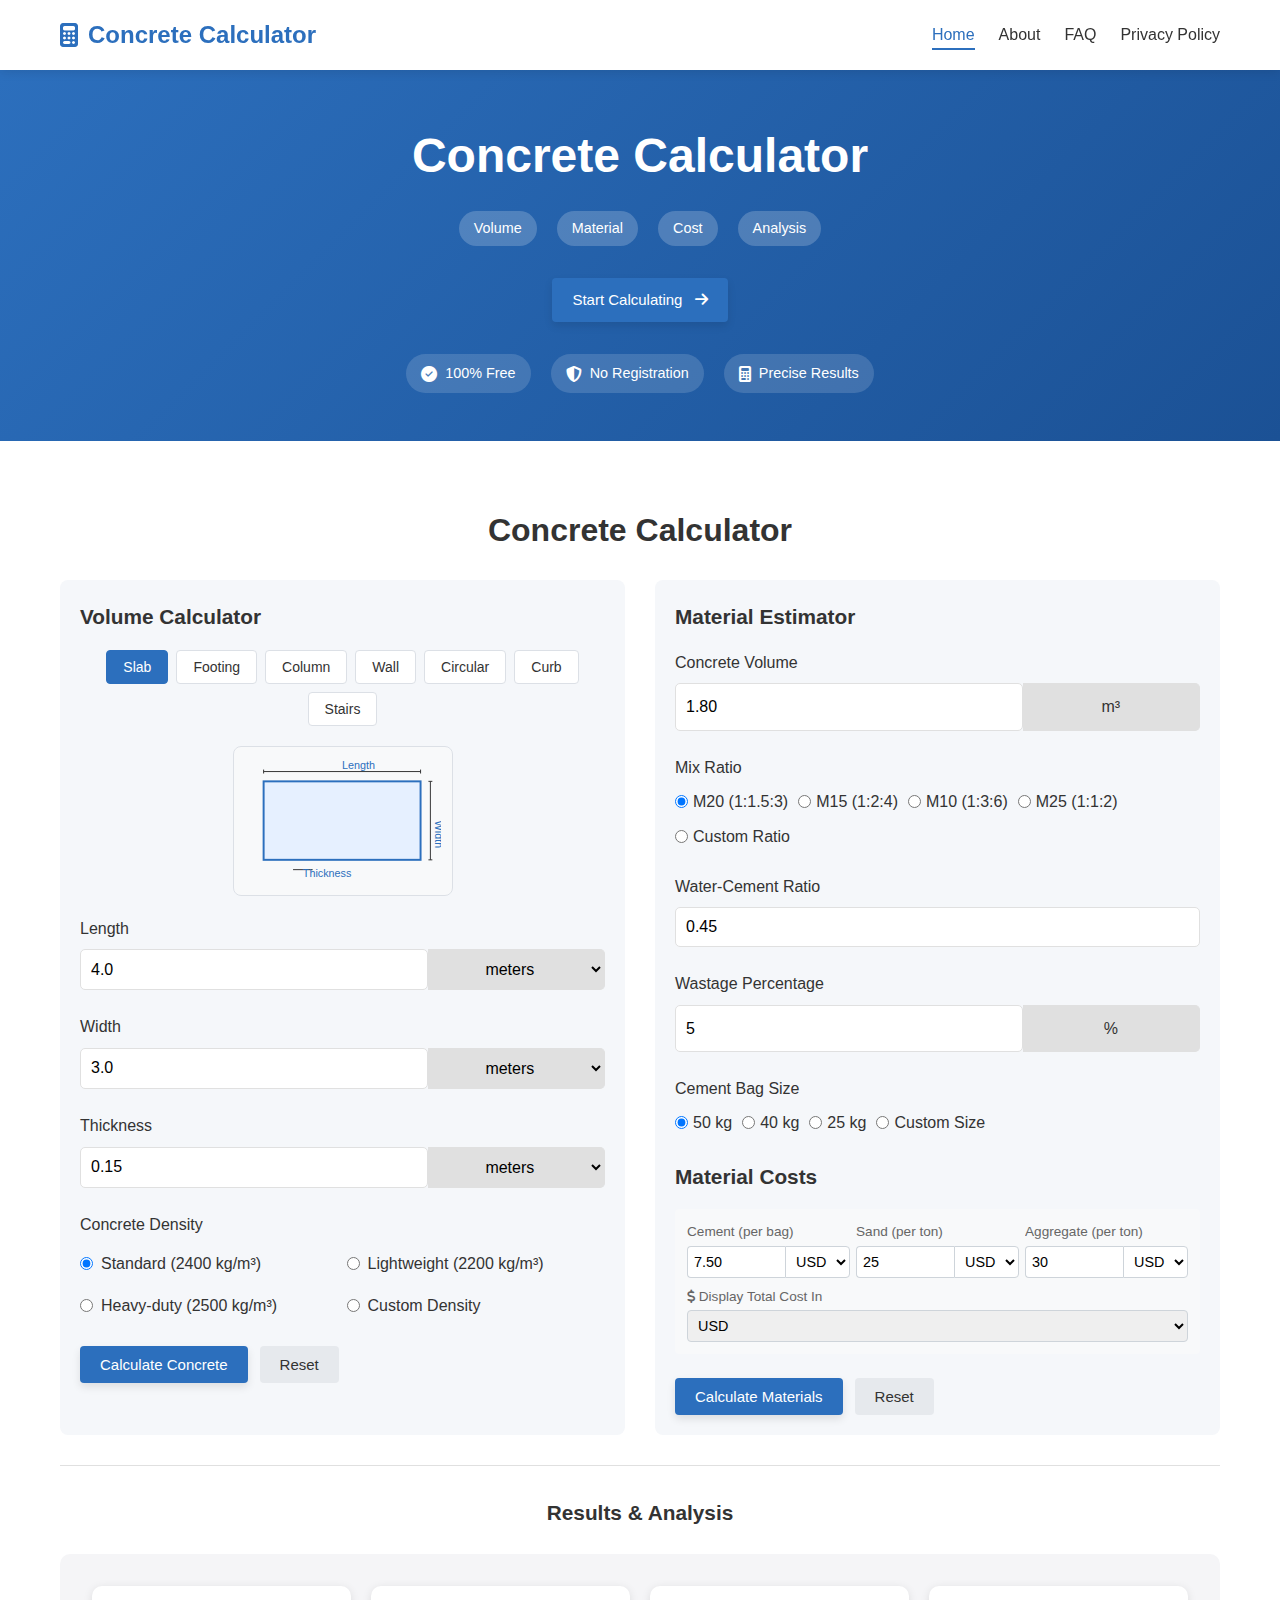
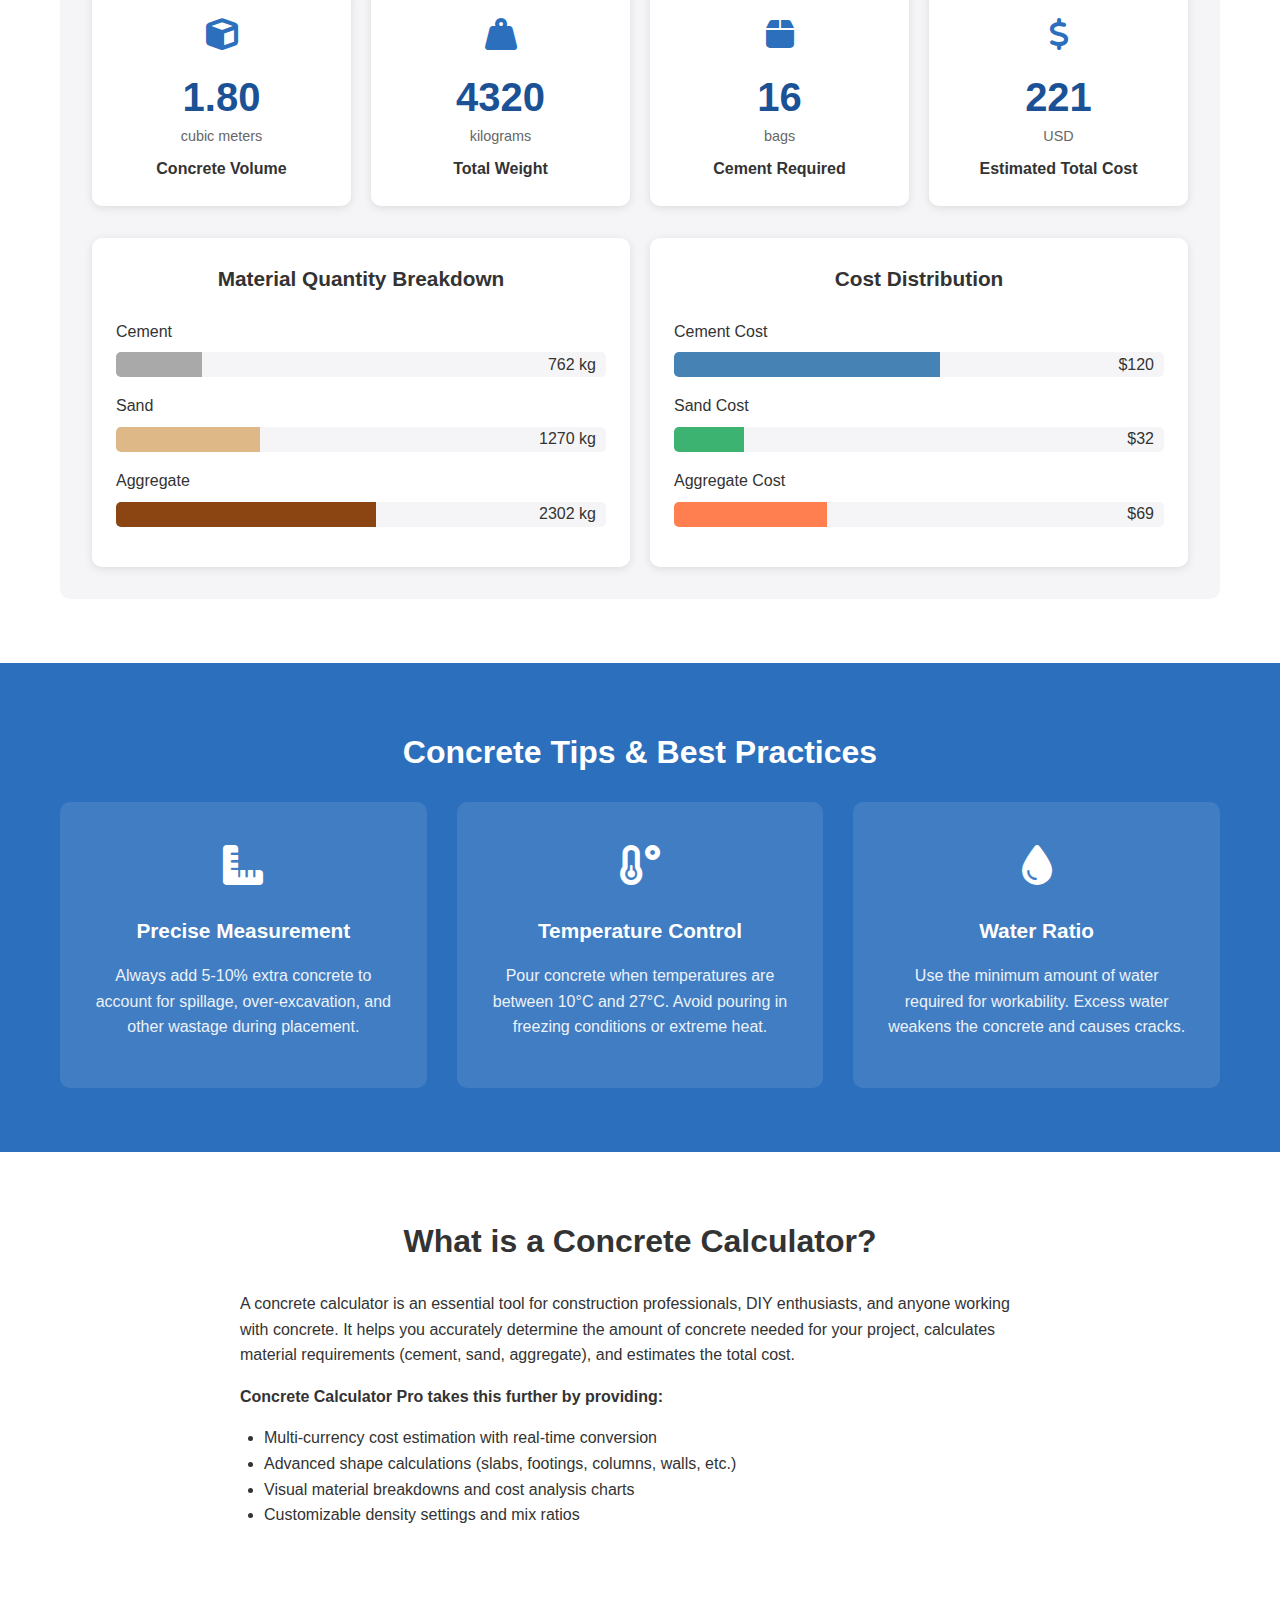
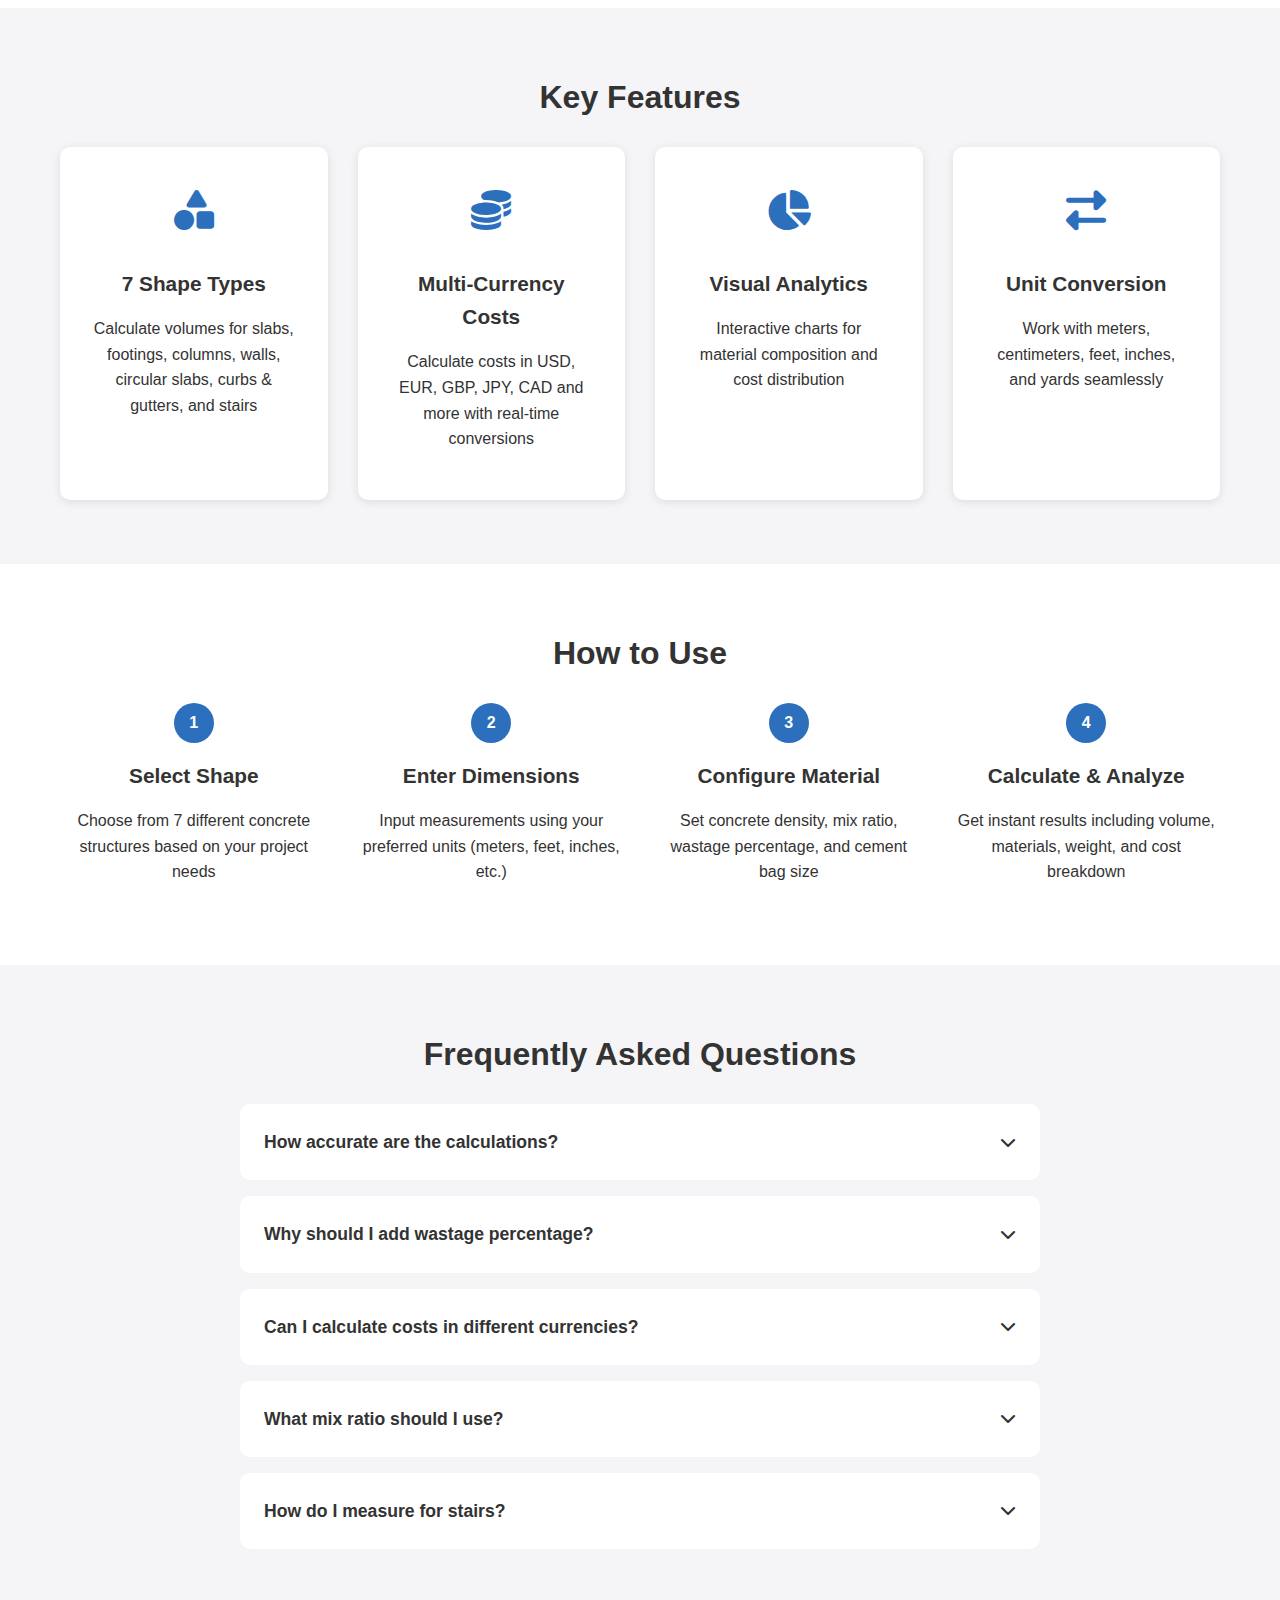
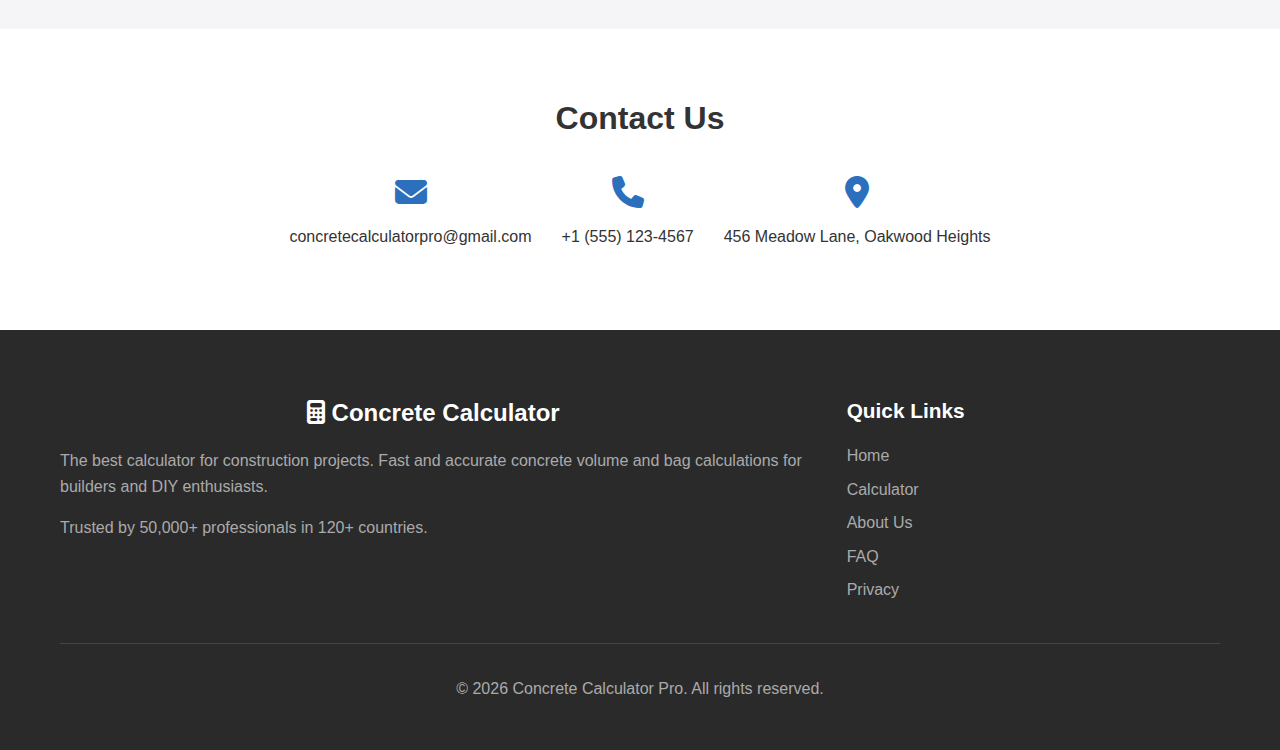
<file: index.html>
<!DOCTYPE html>
<html lang="en">
<head>
    <meta charset="UTF-8">
    <meta name="viewport" content="width=device-width, initial-scale=1.0">
    <meta name="description" content="Use our free Concrete Calculator to estimate volume, materials, bag count, and costs—precise results, no registration required!">
    <meta name="keywords" content="concrete calculator,volume estimator,material cost estimator,cement quantity calculator,Bag Calculator,concrete measurement tips,multi-currency calculator,concrete analysis">
    <title>Concrete Calculator – Bags Materials & Cost Estimator</title>
    <link rel="canonical" href="https://concretecalculator.top/">
    <link rel="stylesheet" href="styles.css">
    <link rel="stylesheet" href="https://cdnjs.cloudflare.com/ajax/libs/font-awesome/6.2.0/css/all.min.css">
    <!-- Favicon -->
    <link rel="icon" href="favicon.ico" type="image/x-icon">
    <!-- Schema.org markup for Google -->
    <script type="application/ld+json">
    {
      "@context": "https://schema.org",
      "@type": "WebApplication",
      "name": "Concrete Calculator",
      "description": "Advanced concrete calculator with volume, material and cost estimation for construction projects.",
      "applicationCategory": "ConstructionApplication",
      "operatingSystem": "All",
      "offers": {
        "@type": "Offer",
        "price": "0",
        "priceCurrency": "USD"
      },
      "author": {
        "@type": "Organization",
        "name": "Construction Tools Online"
      },
      "mainEntityOfPage": {
        "@type": "WebPage",
        "url": "https://concretecalculator.top/"
      }
    }
    </script>
    <!-- Open Graph data for social sharing -->
    <meta property="og:title" content="Concrete Calculator - Volume, Material & Cost Estimator">
    <meta property="og:description" content="Free online concrete calculator with advanced volume, material and cost estimation. Calculate concrete for slabs, footings, columns, walls and more.">
    <meta property="og:type" content="website">
    <meta property="og:url" content="https://concretecalculator.top/">
    <meta property="og:image" content="https://concretecalculator.top/og-image.jpg">
</head>
<body>
    <header>
        <div class="container">
            <div class="logo">
                <a href="index.html"><h1><i class="fas fa-calculator"></i>Concrete Calculator</h1></a>
            </div>
            <button class="mobile-nav-toggle" aria-label="Toggle navigation menu">
                <i class="fas fa-bars"></i>
            </button>
            <nav>
                <ul id="mobile-menu">
                    <li><a href="#" class="active">Home</a></li>
                    <li><a href="about.html">About</a></li>
                    <li><a href="#faq">FAQ</a></li>
                    <li><a href="privacy.html">Privacy Policy</a></li>
                </ul>
            </nav>
        </div>
    </header>

    <section class="hero">
        <div class="container">
            <div class="hero-content">
                <h1>Concrete Calculator</h1>
                <div class="features">
                    <span>Volume</span>
                    <span>Material</span>
                    <span>Cost</span>
                    <span>Analysis</span>
                </div>
                <a href="#calculator" class="btn-primary">Start Calculating <i class="fas fa-arrow-right"></i></a>
                <div class="trust-badges">
                    <div class="badge"><i class="fas fa-check-circle"></i> 100% Free</div>
                    <div class="badge"><i class="fas fa-shield-alt"></i> No Registration</div>
                    <div class="badge"><i class="fas fa-calculator"></i> Precise Results</div>
                </div>
            </div>
        </div>
    </section>

    <section id="calculator" class="calculator-section">
        <div class="container">
            <h2>Concrete Calculator</h2>
            
            <div class="calculator-content">
                <div id="calculator-container">
                    <!-- Volume Calculator -->
                    <div class="calculator-form-container">
                        <h3>Volume Calculator</h3>
                        <div class="shape-selector">
                            <button class="shape-btn active" data-shape="slab">Slab</button>
                            <button class="shape-btn" data-shape="footing">Footing</button>
                            <button class="shape-btn" data-shape="column">Column</button>
                            <button class="shape-btn" data-shape="wall">Wall</button>
                            <button class="shape-btn" data-shape="circular">Circular</button>
                            <button class="shape-btn" data-shape="curb">Curb</button>
                            <button class="shape-btn" data-shape="stairs">Stairs</button>
                        </div>
                        
                        <form id="volume-form" class="calculator-form">
                            <!-- Slab Fields - Default Visible -->
                            <div class="shape-fields slab active">
                                <div class="shape-diagram" id="slab-diagram">
                                    <!-- 示意图将通过JavaScript动态生成 -->
                                </div>
                                
                                <div class="form-group">
                                    <label for="slab-length">Length</label>
                                    <div class="input-with-unit">
                                        <input type="number" id="slab-length" step="0.01" min="0" required>
                                        <select id="length-unit">
                                            <option value="meters">meters</option>
                                            <option value="centimeters">centimeters</option>
                                            <option value="feet">feet</option>
                                            <option value="inches">inches</option>
                                            <option value="yards">yards</option>
                                        </select>
                                    </div>
                                </div>
                                
                                <div class="form-group">
                                    <label for="slab-width">Width</label>
                                    <div class="input-with-unit">
                                        <input type="number" id="slab-width" step="0.01" min="0" required>
                                        <select id="width-unit">
                                            <option value="meters">meters</option>
                                            <option value="centimeters">centimeters</option>
                                            <option value="feet">feet</option>
                                            <option value="inches">inches</option>
                                            <option value="yards">yards</option>
                                        </select>
                                    </div>
                                </div>
                                
                                <div class="form-group">
                                    <label for="slab-thickness">Thickness</label>
                                    <div class="input-with-unit">
                                        <input type="number" id="slab-thickness" step="0.01" min="0" required>
                                        <select id="thickness-unit">
                                            <option value="meters">meters</option>
                                            <option value="centimeters">centimeters</option>
                                            <option value="feet">feet</option>
                                            <option value="inches">inches</option>
                                            <option value="yards">yards</option>
                                        </select>
                                    </div>
                                </div>
                            </div>
                            
                            <!-- Footing Fields -->
                            <div class="shape-fields footing">
                                <div class="shape-diagram" id="footing-diagram">
                                    <!-- 示意图将通过JavaScript动态生成 -->
                                </div>
                                <!-- Will be populated via JavaScript -->
                            </div>
                            
                            <!-- Column Fields -->
                            <div class="shape-fields column">
                                <div class="shape-diagram" id="column-diagram">
                                    <!-- 示意图将通过JavaScript动态生成 -->
                                </div>
                                <!-- Column-specific fields -->
                            </div>
                            
                            <!-- Wall Fields -->
                            <div class="shape-fields wall">
                                <div class="shape-diagram" id="wall-diagram">
                                    <!-- 示意图将通过JavaScript动态生成 -->
                                </div>
                                <!-- Wall-specific fields -->
                            </div>
                            
                            <!-- Circular Fields -->
                            <div class="shape-fields circular">
                                <div class="shape-diagram" id="circular-diagram">
                                    <!-- 示意图将通过JavaScript动态生成 -->
                                </div>
                                
                                <div class="form-group">
                                    <label for="circular-diameter">Diameter</label>
                                    <div class="input-with-unit">
                                        <input type="number" id="circular-diameter" step="0.01" min="0">
                                        <select id="diameter-unit">
                                            <option value="meters">meters</option>
                                            <option value="centimeters">centimeters</option>
                                            <option value="feet">feet</option>
                                            <option value="inches">inches</option>
                                            <option value="yards">yards</option>
                                        </select>
                                    </div>
                                </div>
                                
                                <div class="form-group">
                                    <label for="circular-thickness">Thickness</label>
                                    <div class="input-with-unit">
                                        <input type="number" id="circular-thickness" step="0.01" min="0">
                                        <select id="circular-thickness-unit">
                                            <option value="meters">meters</option>
                                            <option value="centimeters">centimeters</option>
                                            <option value="feet">feet</option>
                                            <option value="inches">inches</option>
                                            <option value="yards">yards</option>
                                        </select>
                                    </div>
                                </div>
                            </div>
                            
                            <!-- Curb Fields -->
                            <div class="shape-fields curb">
                                <div class="shape-diagram" id="curb-diagram">
                                    <!-- 示意图将通过JavaScript动态生成 -->
                                </div>
                                <!-- Curb-specific fields -->
                            </div>
                            
                            <!-- Stairs Fields -->
                            <div class="shape-fields stairs">
                                <div class="shape-diagram" id="stairs-diagram">
                                    <!-- 示意图将通过JavaScript动态生成 -->
                                </div>
                                
                                <div class="form-group">
                                    <label for="stairs-width">Width</label>
                                    <div class="input-with-unit">
                                        <input type="number" id="stairs-width" step="0.01" min="0">
                                        <select id="stairs-width-unit">
                                            <option value="meters">meters</option>
                                            <option value="centimeters">centimeters</option>
                                            <option value="feet">feet</option>
                                            <option value="inches">inches</option>
                                            <option value="yards">yards</option>
                                        </select>
                                    </div>
                                </div>
                                
                                <div class="form-group">
                                    <label for="stairs-tread">Tread (per step)</label>
                                    <div class="input-with-unit">
                                        <input type="number" id="stairs-tread" step="0.01" min="0">
                                        <select id="stairs-tread-unit">
                                            <option value="meters">meters</option>
                                            <option value="centimeters">centimeters</option>
                                            <option value="feet">feet</option>
                                            <option value="inches">inches</option>
                                            <option value="yards">yards</option>
                                        </select>
                                    </div>
                                </div>
                                
                                <div class="form-group">
                                    <label for="stairs-riser">Riser (per step)</label>
                                    <div class="input-with-unit">
                                        <input type="number" id="stairs-riser" step="0.01" min="0">
                                        <select id="stairs-riser-unit">
                                            <option value="meters">meters</option>
                                            <option value="centimeters">centimeters</option>
                                            <option value="feet">feet</option>
                                            <option value="inches">inches</option>
                                            <option value="yards">yards</option>
                                        </select>
                                    </div>
                                </div>
                                
                                <div class="form-group">
                                    <label for="stairs-steps">Number of Steps</label>
                                    <input type="number" id="stairs-steps" min="1" step="1">
                                </div>
                            </div>
                            
                            <!-- Concrete Density Selection - Common to all shapes -->
                            <div class="density-selection">
                                <label>Concrete Density</label>
                                <div class="radio-options">
                                    <label class="radio-option">
                                        <input type="radio" name="concrete-density" value="2400" checked>
                                        <span>Standard (2400 kg/m³)</span>
                                    </label>
                                    <label class="radio-option">
                                        <input type="radio" name="concrete-density" value="2200">
                                        <span>Lightweight (2200 kg/m³)</span>
                                    </label>
                                    <label class="radio-option">
                                        <input type="radio" name="concrete-density" value="2500">
                                        <span>Heavy-duty (2500 kg/m³)</span>
                                    </label>
                                    <label class="radio-option">
                                        <input type="radio" name="concrete-density" value="custom">
                                        <span>Custom Density</span>
                                    </label>
                                    <div class="custom-density" style="display: none;">
                                        <input type="number" id="custom-density-value" min="1500" max="3000" step="50" value="2400">
                                        <span>kg/m³</span>
                                    </div>
                                </div>
                            </div>
                            
                            <div class="form-actions">
                                <button type="button" id="calculate-volume" class="btn-primary">Calculate Concrete</button>
                                <button type="reset" class="btn-secondary">Reset</button>
                            </div>
                        </form>
                    </div>
                    
                    <!-- Material Estimator -->
                    <div class="calculator-form-container">
                        <h3>Material Estimator</h3>
                        <form id="material-form" class="calculator-form">
                            <div class="form-group">
                                <label for="concrete-volume">Concrete Volume</label>
                                <div class="input-with-unit">
                                    <input type="number" id="concrete-volume" step="0.01" min="0" required>
                                    <span>m³</span>
                                </div>
                            </div>
                            
                            <div class="form-group">
                                <label>Mix Ratio</label>
                                <div class="radio-group">
                                    <label>
                                        <input type="radio" name="mix-ratio" value="M20" checked>
                                        M20 (1:1.5:3)
                                    </label>
                                    <label>
                                        <input type="radio" name="mix-ratio" value="M15">
                                        M15 (1:2:4)
                                    </label>
                                    <label>
                                        <input type="radio" name="mix-ratio" value="M10">
                                        M10 (1:3:6)
                                    </label>
                                    <label>
                                        <input type="radio" name="mix-ratio" value="M25">
                                        M25 (1:1:2)
                                    </label>
                                    <label>
                                        <input type="radio" name="mix-ratio" value="custom">
                                        Custom Ratio
                                    </label>
                                </div>
                            </div>
                            
                            <div class="custom-ratio" style="display: none;">
                                <div class="form-group">
                                    <label for="cement-ratio">Cement</label>
                                    <input type="number" id="cement-ratio" min="1" step="0.5" value="1">
                                </div>
                                <div class="form-group">
                                    <label for="sand-ratio">Sand</label>
                                    <input type="number" id="sand-ratio" min="0.5" step="0.5" value="1.5">
                                </div>
                                <div class="form-group">
                                    <label for="aggregate-ratio">Aggregate</label>
                                    <input type="number" id="aggregate-ratio" min="0.5" step="0.5" value="3">
                                </div>
                            </div>
                            
                            <div class="form-group">
                                <label for="water-cement-ratio">Water-Cement Ratio</label>
                                <input type="number" id="water-cement-ratio" min="0.4" max="0.7" step="0.01" value="0.45">
                            </div>
                            
                            <div class="form-group">
                                <label for="wastage-percentage">Wastage Percentage</label>
                                <div class="input-with-unit">
                                    <input type="number" id="wastage-percentage" min="0" max="25" value="5">
                                    <span>%</span>
                                </div>
                            </div>
                            
                            <div class="form-group">
                                <label>Cement Bag Size</label>
                                <div class="radio-group">
                                    <label>
                                        <input type="radio" name="cement-bag-size" value="50" checked>
                                        50 kg
                                    </label>
                                    <label>
                                        <input type="radio" name="cement-bag-size" value="40">
                                        40 kg
                                    </label>
                                    <label>
                                        <input type="radio" name="cement-bag-size" value="25">
                                        25 kg
                                    </label>
                                    <label>
                                        <input type="radio" name="cement-bag-size" value="custom">
                                        Custom Size
                                    </label>
                                    <div class="custom-bag-size" style="display: none;">
                                        <input type="number" id="custom-bag-size" min="10" max="100" step="1" value="50">
                                        <span>kg</span>
                                    </div>
                                </div>
                            </div>
                            
                            <h3>Material Costs</h3>
                            <div class="materials-costs-compact">
                                <div class="materials-row">
                                    <div class="material-input">
                                        <label>Cement (per bag)</label>
                                        <div class="input-currency-group">
                                            <input type="number" id="cement-cost" min="0" step="0.01" value="7.50">
                                            <select id="cement-currency">
                                                <option value="USD">USD</option>
                                                <option value="EUR">EUR</option>
                                                <option value="GBP">GBP</option>
                                                <option value="JPY">JPY</option>
                                                <option value="CAD">CAD</option>
                                            </select>
                                        </div>
                                    </div>
                                    
                                    <div class="material-input">
                                        <label>Sand (per ton)</label>
                                        <div class="input-currency-group">
                                            <input type="number" id="sand-cost" min="0" step="0.01" value="25">
                                            <select id="sand-currency">
                                                <option value="USD">USD</option>
                                                <option value="EUR">EUR</option>
                                                <option value="GBP">GBP</option>
                                                <option value="JPY">JPY</option>
                                                <option value="CAD">CAD</option>
                                            </select>
                                        </div>
                                    </div>
                                    
                                    <div class="material-input">
                                        <label>Aggregate (per ton)</label>
                                        <div class="input-currency-group">
                                            <input type="number" id="aggregate-cost" min="0" step="0.01" value="30">
                                            <select id="aggregate-currency">
                                                <option value="USD">USD</option>
                                                <option value="EUR">EUR</option>
                                                <option value="GBP">GBP</option>
                                                <option value="JPY">JPY</option>
                                                <option value="CAD">CAD</option>
                                            </select>
                                        </div>
                                    </div>
                                </div>
                                
                                <div class="materials-row">
                                    <div class="material-input">
                                        <label><i class="fas fa-dollar-sign"></i> Display Total Cost In</label>
                                        <select id="display-currency">
                                            <option value="USD">USD</option>
                                            <option value="EUR">EUR</option>
                                            <option value="GBP">GBP</option>
                                            <option value="JPY">JPY</option>
                                            <option value="CAD">CAD</option>
                                        </select>
                                    </div>
                                </div>
                            </div>

                            <div class="form-actions">
                                <button type="button" id="calculate-materials" class="btn-primary">Calculate Materials</button>
                                <button type="reset" class="btn-secondary">Reset</button>
                            </div>
                        </form>
                    </div>
                </div>
                
                <!-- Results & Analysis Section - Always visible -->
                <div id="results-section">
                    <h3>Results & Analysis</h3>
                    <div class="results-container">
                        <div class="results-cards">
                            <div class="result-card">
                                <div class="result-icon"><i class="fas fa-cube"></i></div>
                                <div class="result-value" id="result-volume">0</div>
                                <div class="result-label">cubic meters</div>
                                <div class="result-title">Concrete Volume</div>
                            </div>
                            
                            <div class="result-card">
                                <div class="result-icon"><i class="fas fa-weight-hanging"></i></div>
                                <div class="result-value" id="result-weight">0</div>
                                <div class="result-label">kilograms</div>
                                <div class="result-title">Total Weight</div>
                            </div>
                            
                            <div class="result-card">
                                <div class="result-icon"><i class="fas fa-box"></i></div>
                                <div class="result-value" id="result-bags">0</div>
                                <div class="result-label">bags</div>
                                <div class="result-title">Cement Required</div>
                            </div>
                            
                            <div class="result-card">
                                <div class="result-icon"><i class="fas fa-dollar-sign"></i></div>
                                <div class="result-value" id="result-cost">0</div>
                                <div class="result-label" id="result-currency">USD</div>
                                <div class="result-title">Estimated Total Cost</div>
                            </div>
                        </div>
                        
                        <div class="analysis-charts">
                            <div class="chart-container">
                                <h3>Material Quantity Breakdown</h3>
                                <div class="material-breakdown">
                                    <div class="material-item">
                                        <div class="material-label">Cement</div>
                                        <div class="material-bar-container">
                                            <div class="material-bar cement-bar" style="width: 25%;"></div>
                                            <span class="material-value" id="cement-amount">0 kg</span>
                                        </div>
                                    </div>
                                    
                                    <div class="material-item">
                                        <div class="material-label">Sand</div>
                                        <div class="material-bar-container">
                                            <div class="material-bar sand-bar" style="width: 35%;"></div>
                                            <span class="material-value" id="sand-amount">0 kg</span>
                                        </div>
                                    </div>
                                    
                                    <div class="material-item">
                                        <div class="material-label">Aggregate</div>
                                        <div class="material-bar-container">
                                            <div class="material-bar aggregate-bar" style="width: 40%;"></div>
                                            <span class="material-value" id="aggregate-amount">0 kg</span>
                                        </div>
                                    </div>
                                </div>
                            </div>
                            
                            <div class="chart-container">
                                <h3>Cost Distribution</h3>
                                <div class="cost-breakdown">
                                    <div class="cost-item">
                                        <div class="cost-label">Cement Cost</div>
                                        <div class="cost-bar-container">
                                            <div class="cost-bar cement-cost-bar" style="width: 45%;"></div>
                                            <span class="cost-value" id="cement-cost-value">$0</span>
                                        </div>
                                    </div>
                                    
                                    <div class="cost-item">
                                        <div class="cost-label">Sand Cost</div>
                                        <div class="cost-bar-container">
                                            <div class="cost-bar sand-cost-bar" style="width: 25%;"></div>
                                            <span class="cost-value" id="sand-cost-value">$0</span>
                                        </div>
                                    </div>
                                    
                                    <div class="cost-item">
                                        <div class="cost-label">Aggregate Cost</div>
                                        <div class="cost-bar-container">
                                            <div class="cost-bar aggregate-cost-bar" style="width: 30%;"></div>
                                            <span class="cost-value" id="aggregate-cost-value">$0</span>
                                        </div>
                                    </div>
                                </div>
                            </div>
                        </div>
                    </div>
                </div>
            </div>
        </div>
    </section>
    
    <section id="tips" class="tips-section">
        <div class="container">
            <h2>Concrete Tips & Best Practices</h2>
            <div class="tips-grid">
                <div class="tip-card">
                    <div class="tip-icon"><i class="fas fa-ruler-combined"></i></div>
                    <h3>Precise Measurement</h3>
                    <p>Always add 5-10% extra concrete to account for spillage, over-excavation, and other wastage during placement.</p>
                </div>
                
                <div class="tip-card">
                    <div class="tip-icon"><i class="fas fa-temperature-low"></i></div>
                    <h3>Temperature Control</h3>
                    <p>Pour concrete when temperatures are between 10°C and 27°C. Avoid pouring in freezing conditions or extreme heat.</p>
                </div>
                
                <div class="tip-card">
                    <div class="tip-icon"><i class="fas fa-tint"></i></div>
                    <h3>Water Ratio</h3>
                    <p>Use the minimum amount of water required for workability. Excess water weakens the concrete and causes cracks.</p>
                </div>
            </div>
        </div>
    </section>
    
    <section id="about" class="about-section">
        <div class="container">
            <div class="about-content">
                <h2>What is a Concrete Calculator?</h2>
                <p>A concrete calculator is an essential tool for construction professionals, DIY enthusiasts, and anyone working with concrete. It helps you accurately determine the amount of concrete needed for your project, calculates material requirements (cement, sand, aggregate), and estimates the total cost.</p>
                
                <p><strong>Concrete Calculator Pro takes this further by providing:</strong></p>
                <ul>
                    <li>Multi-currency cost estimation with real-time conversion</li>
                    <li>Advanced shape calculations (slabs, footings, columns, walls, etc.)</li>
                    <li>Visual material breakdowns and cost analysis charts</li>
                    <li>Customizable density settings and mix ratios</li>
                </ul>
            </div>
        </div>
    </section>
    
    <section class="features-section">
        <div class="container">
            <h2>Key Features</h2>
            <div class="features-grid">
                <div class="feature-card">
                    <div class="feature-icon"><i class="fas fa-shapes"></i></div>
                    <h3>7 Shape Types</h3>
                    <p>Calculate volumes for slabs, footings, columns, walls, circular slabs, curbs & gutters, and stairs</p>
                </div>
                
                <div class="feature-card">
                    <div class="feature-icon"><i class="fas fa-coins"></i></div>
                    <h3>Multi-Currency Costs</h3>
                    <p>Calculate costs in USD, EUR, GBP, JPY, CAD and more with real-time conversions</p>
                </div>
                
                <div class="feature-card">
                    <div class="feature-icon"><i class="fas fa-chart-pie"></i></div>
                    <h3>Visual Analytics</h3>
                    <p>Interactive charts for material composition and cost distribution</p>
                </div>
                
                <div class="feature-card">
                    <div class="feature-icon"><i class="fas fa-exchange-alt"></i></div>
                    <h3>Unit Conversion</h3>
                    <p>Work with meters, centimeters, feet, inches, and yards seamlessly</p>
                </div>
            </div>
        </div>
    </section>
    
    <section class="how-to-section">
        <div class="container">
            <h2>How to Use</h2>
            <div class="steps">
                <div class="step">
                    <div class="step-number">1</div>
                    <h3>Select Shape</h3>
                    <p>Choose from 7 different concrete structures based on your project needs</p>
                </div>
                
                <div class="step">
                    <div class="step-number">2</div>
                    <h3>Enter Dimensions</h3>
                    <p>Input measurements using your preferred units (meters, feet, inches, etc.)</p>
                </div>
                
                <div class="step">
                    <div class="step-number">3</div>
                    <h3>Configure Material</h3>
                    <p>Set concrete density, mix ratio, wastage percentage, and cement bag size</p>
                </div>
                
                <div class="step">
                    <div class="step-number">4</div>
                    <h3>Calculate & Analyze</h3>
                    <p>Get instant results including volume, materials, weight, and cost breakdown</p>
                </div>
            </div>
        </div>
    </section>
    
    <section id="faq" class="faq-section">
        <div class="container">
            <h2>Frequently Asked Questions</h2>
            <div class="faq-container">
                <div class="faq-item">
                    <div class="faq-question">
                        <h3>How accurate are the calculations?</h3>
                        <span class="faq-toggle"><i class="fas fa-chevron-down"></i></span>
                    </div>
                    <div class="faq-answer">
                        <p>Our calculations are based on industry-standard formulas and account for material density, mix ratios, and wastage. For most projects, accuracy is within 3-5% when inputs are correctly measured.</p>
                    </div>
                </div>
                
                <div class="faq-item">
                    <div class="faq-question">
                        <h3>Why should I add wastage percentage?</h3>
                        <span class="faq-toggle"><i class="fas fa-chevron-down"></i></span>
                    </div>
                    <div class="faq-answer">
                        <p>Concrete projects typically have 5-10% wastage due to spillage, over-excavation, uneven surfaces, and other factors. Adding this percentage ensures you don't run short during your project.</p>
                    </div>
                </div>
                
                <div class="faq-item">
                    <div class="faq-question">
                        <h3>Can I calculate costs in different currencies?</h3>
                        <span class="faq-toggle"><i class="fas fa-chevron-down"></i></span>
                    </div>
                    <div class="faq-answer">
                        <p>Yes! You can set different currencies for each material cost. The calculator automatically converts all costs to your display currency using current exchange rates.</p>
                    </div>
                </div>
                
                <div class="faq-item">
                    <div class="faq-question">
                        <h3>What mix ratio should I use?</h3>
                        <span class="faq-toggle"><i class="fas fa-chevron-down"></i></span>
                    </div>
                    <div class="faq-answer">
                        <p>The mix ratio depends on your project requirements:</p>
                        <ul>
                            <li><strong>M10 (1:3:6)</strong> - General non-structural work</li>
                            <li><strong>M15 (1:2:4)</strong> - Floor binding, foundations</li>
                            <li><strong>M20 (1:1.5:3)</strong> - Reinforced concrete, slabs</li>
                            <li><strong>M25 (1:1:2)</strong> - Heavy-duty structural work</li>
                        </ul>
                    </div>
                </div>
                
                <div class="faq-item">
                    <div class="faq-question">
                        <h3>How do I measure for stairs?</h3>
                        <span class="faq-toggle"><i class="fas fa-chevron-down"></i></span>
                    </div>
                    <div class="faq-answer">
                        <p>For stairs, you need:</p>
                        <ul>
                            <li><strong>Width:</strong> The horizontal width of the staircase</li>
                            <li><strong>Height:</strong> The total vertical rise</li>
                            <li><strong>Tread:</strong> The depth of each step (typically 25-30cm)</li>
                            <li><strong>Riser:</strong> The height of each step (typically 15-18cm)</li>
                        </ul>
                        <p>Our calculator will determine the number of steps and total volume.</p>
                    </div>
                </div>
            </div>
        </div>
    </section>
    
    <section id="contact" class="contact-section">
        <div class="container">
            <h2>Contact Us</h2>
            <div class="contact-info">
                <div class="contact-item">
                    <i class="fas fa-envelope"></i>
                    <p>concretecalculatorpro@gmail.com</p>
                </div>
                <div class="contact-item">
                    <i class="fas fa-phone"></i>
                    <p>+1 (555) 123-4567</p>
                </div>
                <div class="contact-item">
                    <i class="fas fa-map-marker-alt"></i>
                    <p>456 Meadow Lane, Oakwood Heights</p>
                </div>
            </div>
        </div>
    </section>
    
    <footer>
        <div class="container">
            <div class="footer-content">
                <div class="footer-logo">
                    <h2><i class="fas fa-calculator"></i> Concrete Calculator </h2>
                    <p> The best calculator for construction projects. Fast and accurate concrete volume and bag calculations for builders and DIY enthusiasts.</p>
                    <p>Trusted by 50,000+ professionals in 120+ countries.</p>
                </div>
                
                <div class="footer-links">
                    <h3>Quick Links</h3>
                    <ul>
                        <li><a href="#">Home</a></li>
                        <li><a href="#calculator">Calculator</a></li>
                        <li><a href="about.html">About Us</a></li>
                        <li><a href="#faq">FAQ</a></li>
                        <li><a href="privacy.html">Privacy</a></li>
                    </ul>
                </div>
            </div>
            
            <div class="footer-bottom">
                <p>&copy; <span id="current-year"></span> Concrete Calculator Pro. All rights reserved.</p>
            </div>
        </div>
    </footer>
    
    <script src="script.js"></script>
    <script>
        // Mobile Navigation Toggle
        document.addEventListener('DOMContentLoaded', function() {
            const mobileNavToggle = document.querySelector('.mobile-nav-toggle');
            const mobileMenu = document.getElementById('mobile-menu');
            
            if (mobileNavToggle && mobileMenu) {
                mobileNavToggle.addEventListener('click', function() {
                    mobileMenu.classList.toggle('show');
                    const icon = mobileNavToggle.querySelector('i');
                    if (mobileMenu.classList.contains('show')) {
                        icon.classList.remove('fa-bars');
                        icon.classList.add('fa-times');
                    } else {
                        icon.classList.remove('fa-times');
                        icon.classList.add('fa-bars');
                    }
                });
                
                // Close menu when clicking outside
                document.addEventListener('click', function(event) {
                    if (!mobileNavToggle.contains(event.target) && !mobileMenu.contains(event.target) && mobileMenu.classList.contains('show')) {
                        mobileMenu.classList.remove('show');
                        const icon = mobileNavToggle.querySelector('i');
                        icon.classList.remove('fa-times');
                        icon.classList.add('fa-bars');
                    }
                });
            }
            
            // Set current year in footer
            document.getElementById('current-year').textContent = new Date().getFullYear();
        });
    </script>
</body>
</html>
</file>
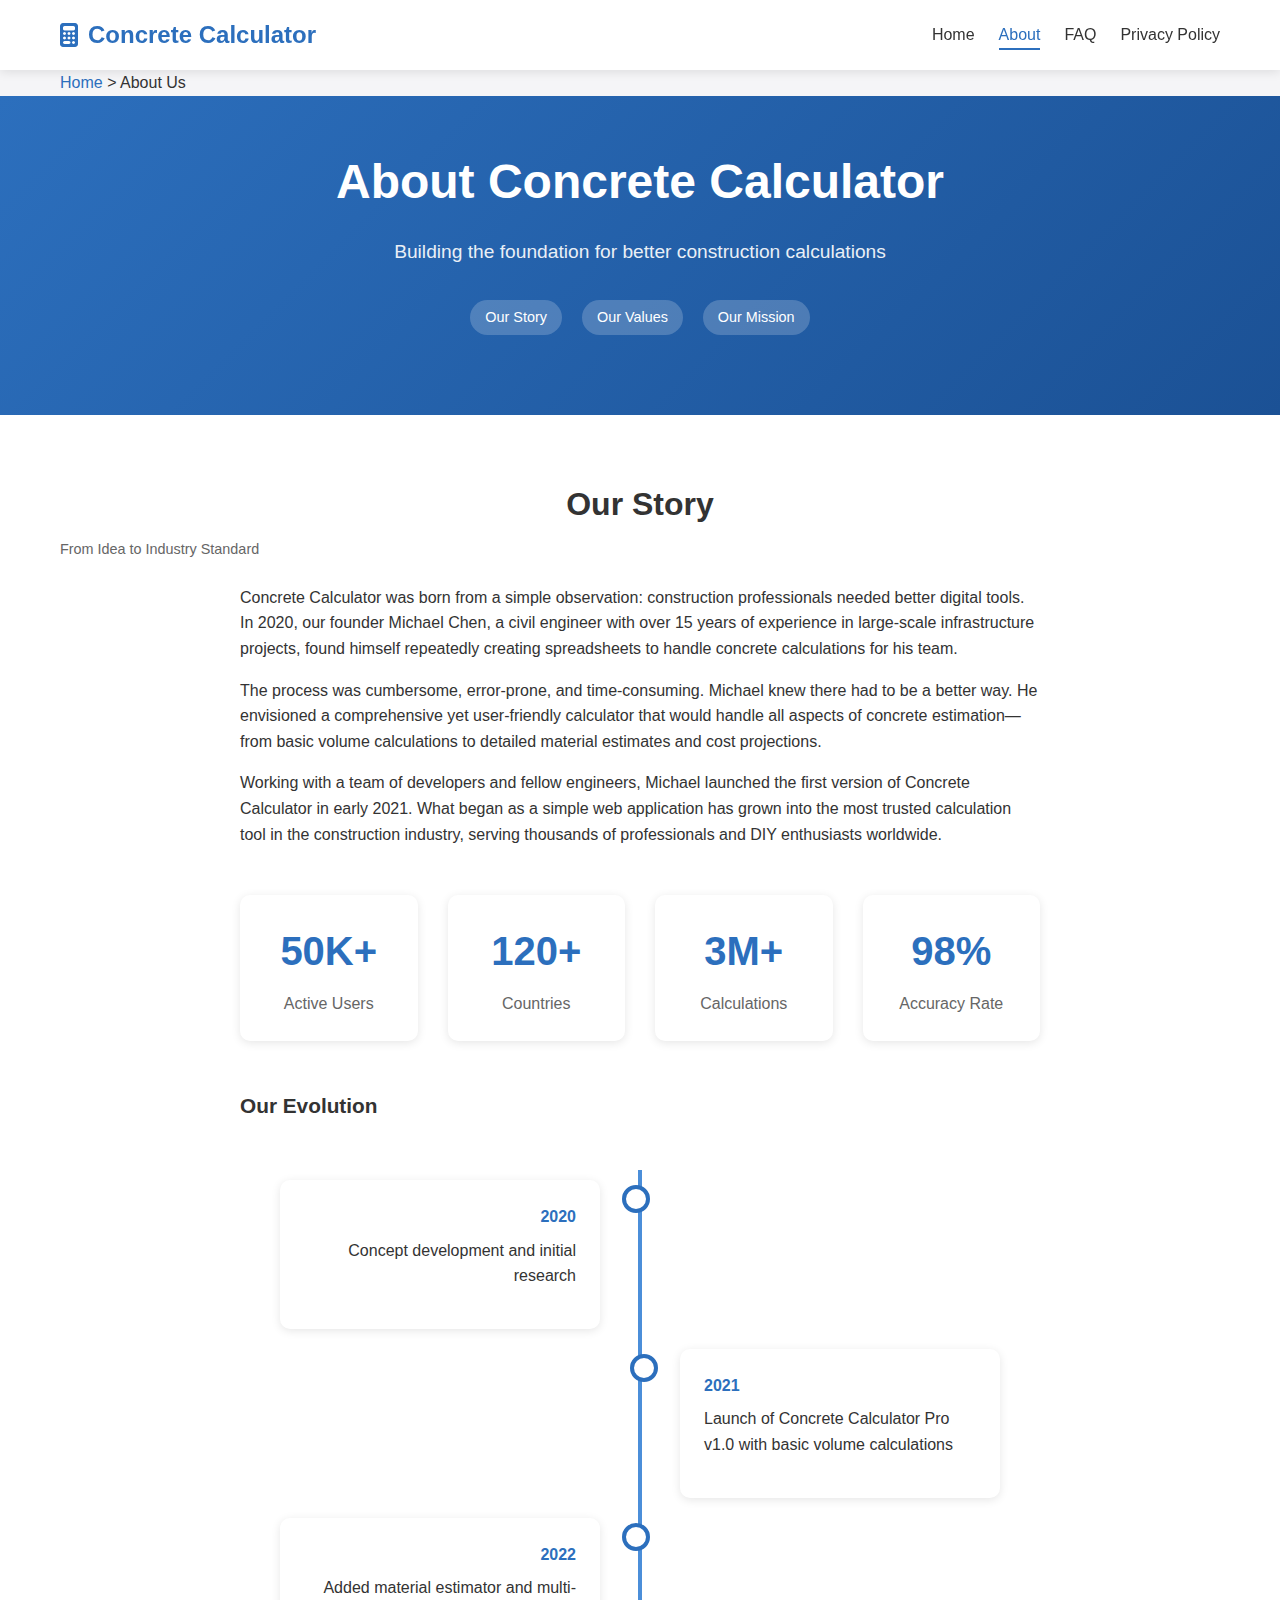
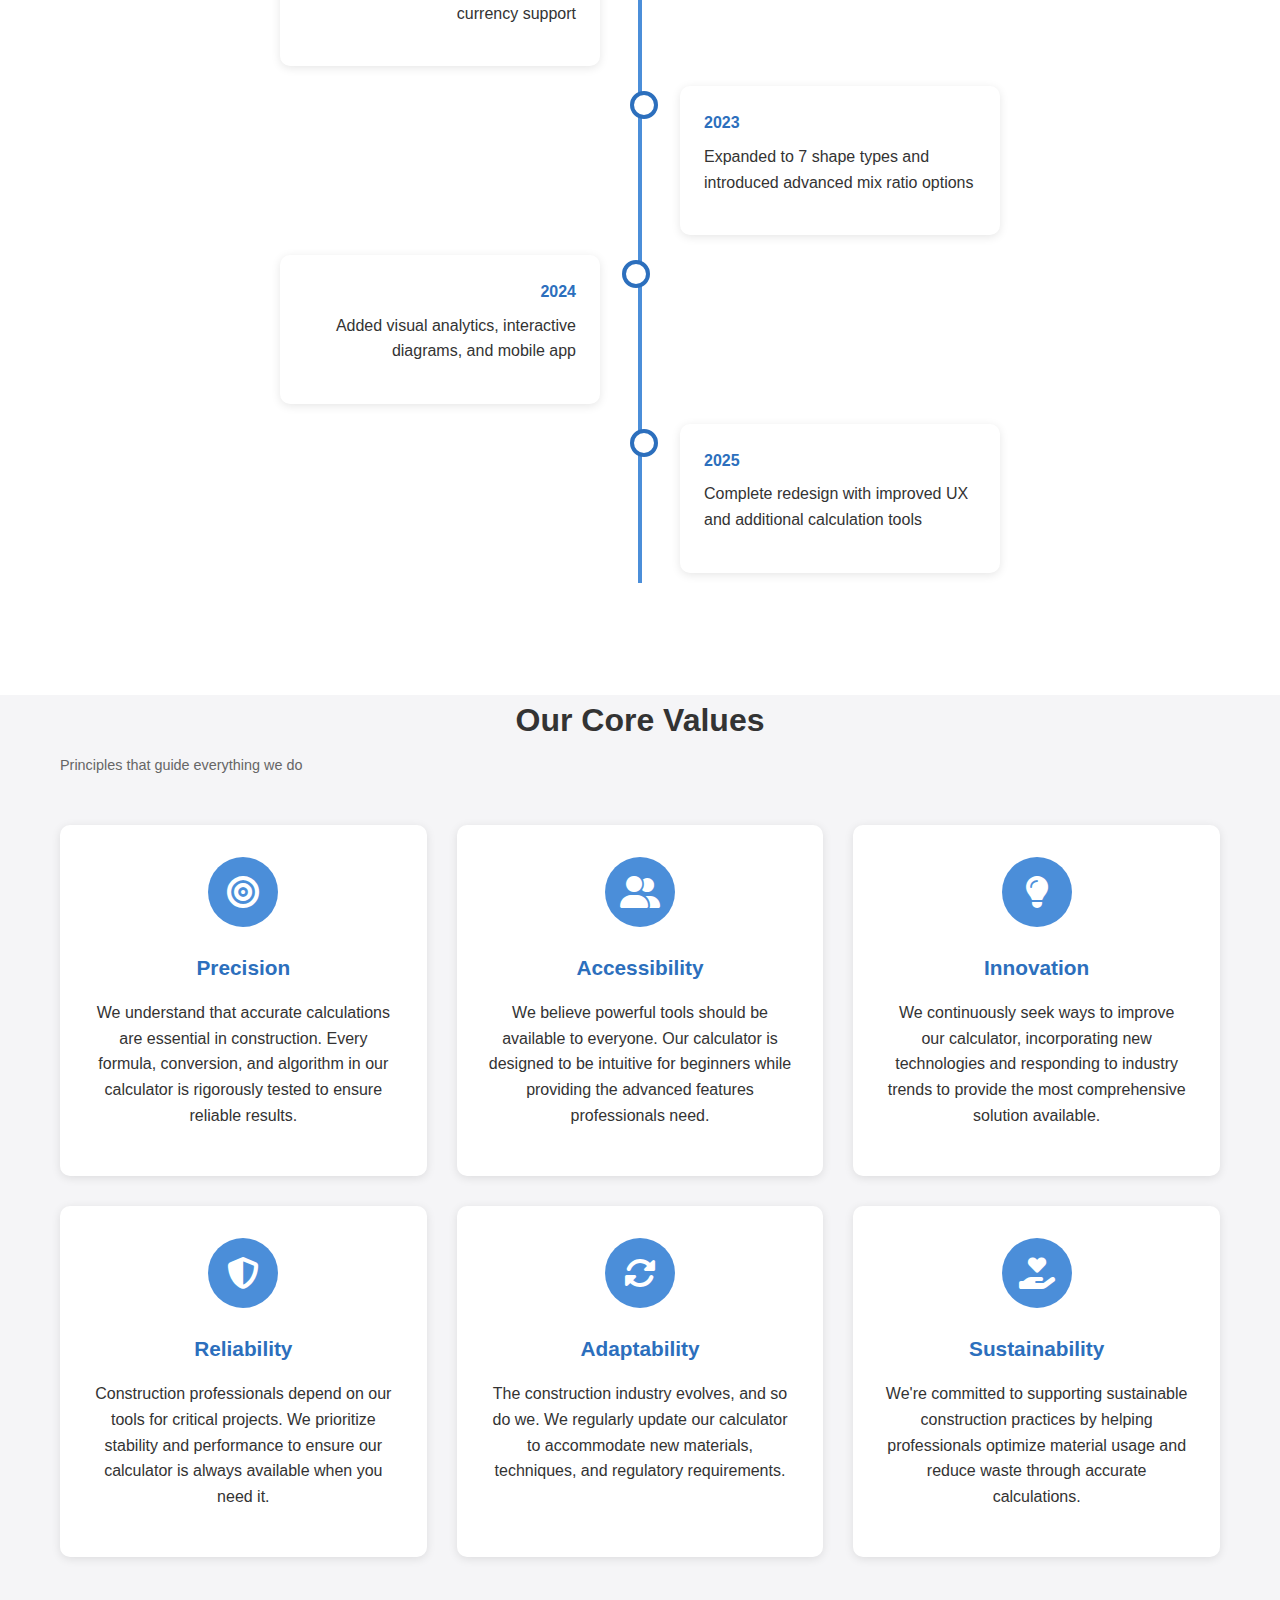
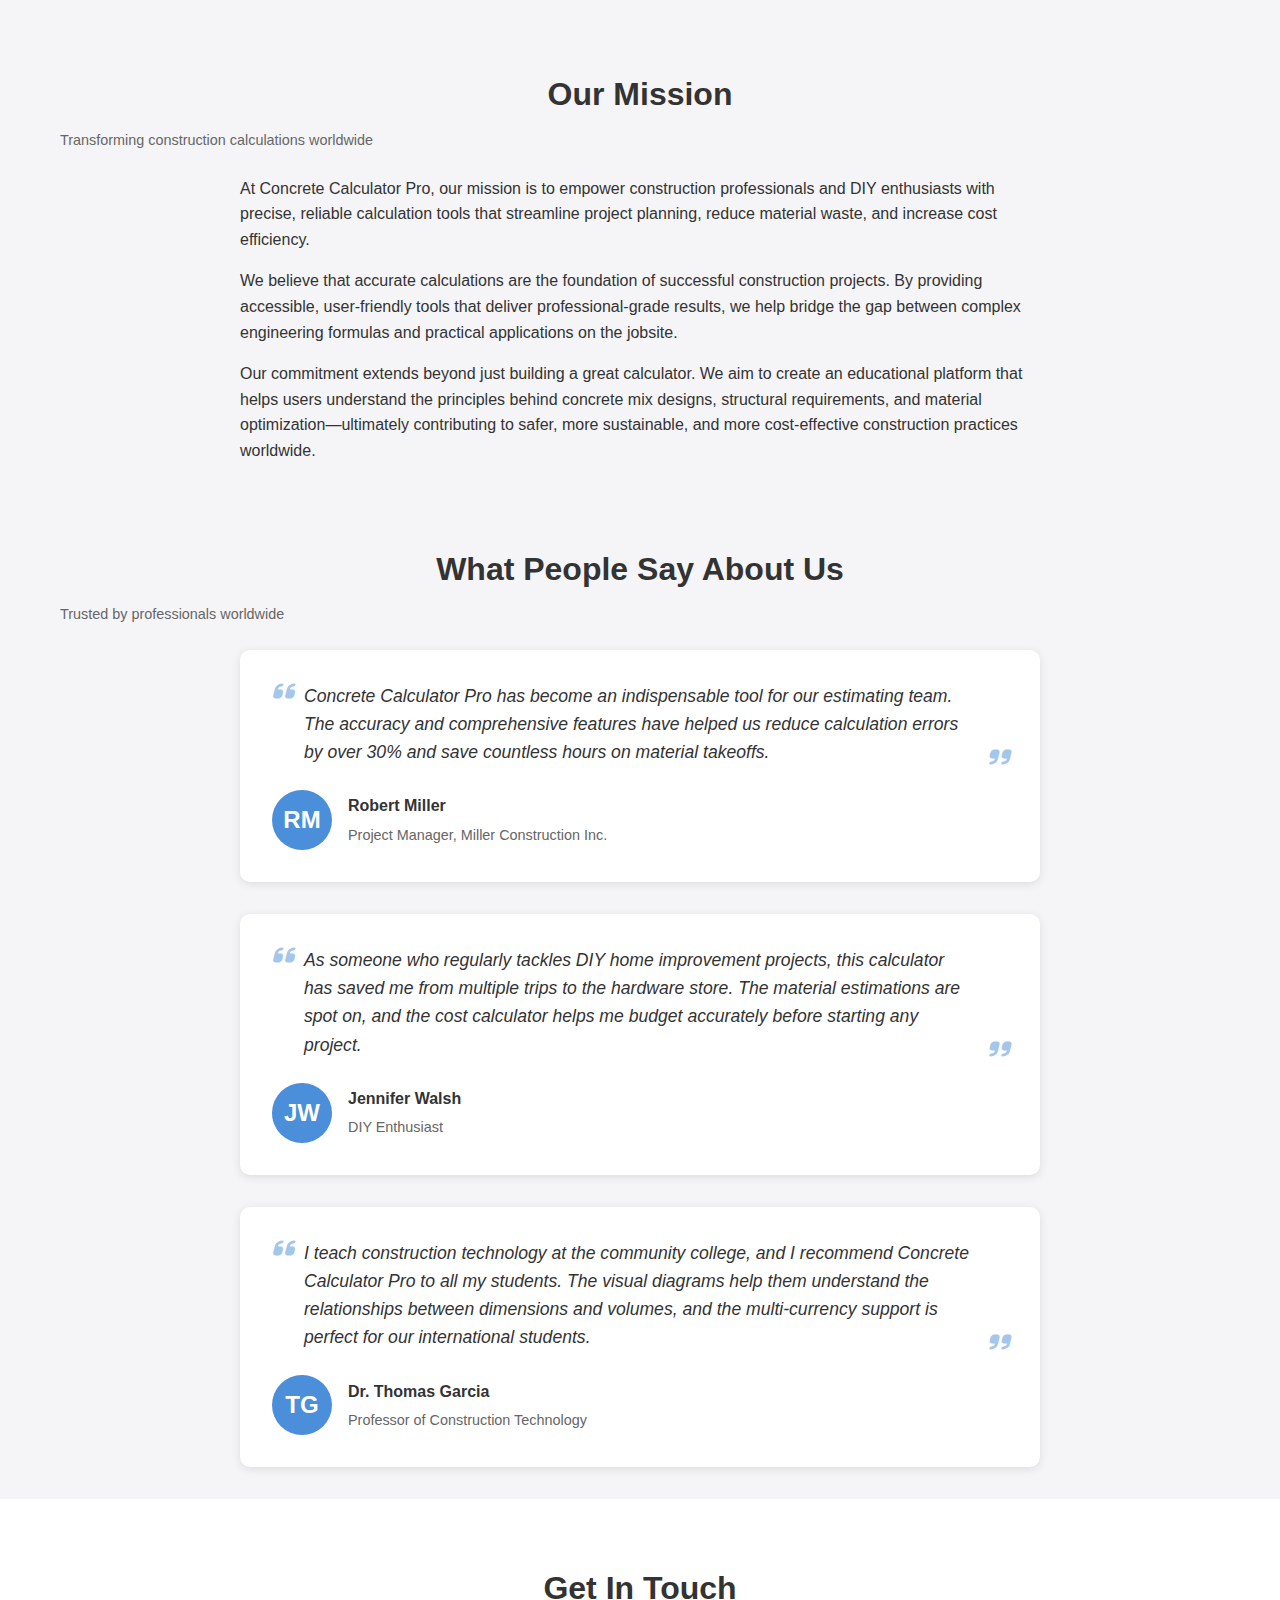
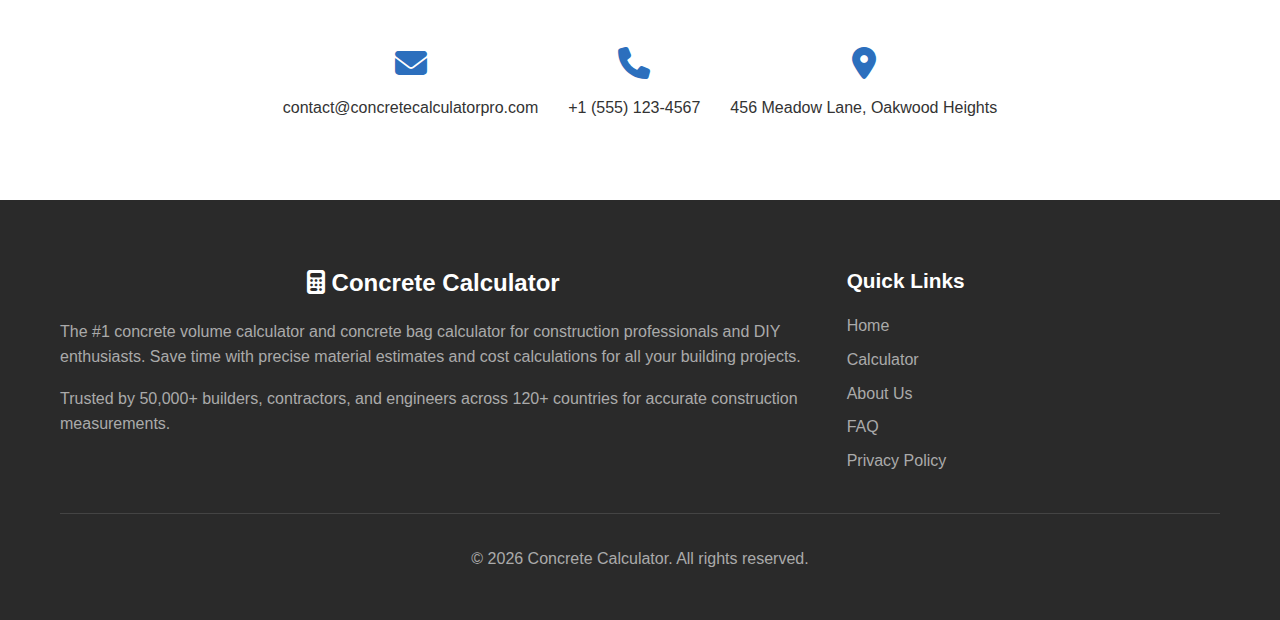
<file: about.html>
<!DOCTYPE html>
<html lang="en">
<head>
    <meta charset="UTF-8">
    <meta name="viewport" content="width=device-width, initial-scale=1.0">
    <meta name="description" content="About Concrete Calculator - Learn about our mission, team, and journey to create the most advanced concrete calculator on the web.">
    <title>About Us - Concrete Calculator | Our Story and Mission</title>
    <link rel="canonical" href="https://yourwebsite.com/about.html">
    <link rel="stylesheet" href="styles.css">
    <link rel="stylesheet" href="https://cdnjs.cloudflare.com/ajax/libs/font-awesome/6.2.0/css/all.min.css">
    <!-- Favicon -->
    <link rel="icon" href="favicon.ico" type="image/x-icon">
    <!-- Open Graph data for social sharing -->
    <meta property="og:title" content="About Us - Concrete Calculator">
    <meta property="og:description" content="Learn about our mission, team, and journey to create the most advanced concrete calculator for construction professionals.">
    <meta property="og:type" content="website">
    <meta property="og:url" content="https://yourwebsite.com/about.html">
    <meta property="og:image" content="https://yourwebsite.com/og-image.jpg">
    <style>
        .about-hero {
            position: relative;
            overflow: hidden;
        }
        
        .about-hero::before {
            content: '';
            position: absolute;
            top: 0;
            left: 0;
            right: 0;
            bottom: 0;
            background: linear-gradient(135deg, var(--primary-color), var(--primary-dark));
            opacity: 0.9;
            z-index: -1;
        }
        
        .company-stats {
            display: grid;
            grid-template-columns: repeat(4, 1fr);
            gap: 30px;
            text-align: center;
            margin: 3rem 0;
        }
        
        @media (max-width: 768px) {
            .company-stats {
                grid-template-columns: repeat(2, 1fr);
            }
        }
        
        @media (max-width: 480px) {
            .company-stats {
                grid-template-columns: 1fr;
            }
        }
        
        .stat-item {
            padding: 1.5rem;
            background-color: var(--white);
            border-radius: 10px;
            box-shadow: var(--shadow);
            transition: transform 0.3s ease;
        }
        
        .stat-item:hover {
            transform: translateY(-5px);
        }
        
        .stat-number {
            font-size: 2.5rem;
            font-weight: 700;
            color: var(--primary-color);
            margin-bottom: 0.5rem;
            display: block;
        }
        
        .stat-label {
            font-size: 1rem;
            color: var(--text-light);
        }
        
        .timeline {
            position: relative;
            max-width: 800px;
            margin: 3rem auto;
        }
        
        .timeline::after {
            content: '';
            position: absolute;
            width: 4px;
            background-color: var(--primary-light);
            top: 0;
            bottom: 0;
            left: 50%;
            margin-left: -2px;
        }
        
        .timeline-item {
            padding: 10px 40px;
            position: relative;
            width: 50%;
            box-sizing: border-box;
        }
        
        .timeline-item::after {
            content: '';
            position: absolute;
            width: 20px;
            height: 20px;
            background-color: var(--white);
            border: 4px solid var(--primary-color);
            top: 15px;
            border-radius: 50%;
            z-index: 1;
        }
        
        .timeline-left {
            left: 0;
            text-align: right;
        }
        
        .timeline-right {
            left: 50%;
            text-align: left;
        }
        
        .timeline-left::after {
            right: -10px;
        }
        
        .timeline-right::after {
            left: -10px;
        }
        
        .timeline-content {
            padding: 1.5rem;
            background-color: var(--white);
            border-radius: 10px;
            box-shadow: var(--shadow);
        }
        
        .timeline-year {
            font-weight: 700;
            color: var(--primary-color);
            margin-bottom: 0.5rem;
        }
        
        .team-grid {
            display: grid;
            grid-template-columns: repeat(auto-fill, minmax(250px, 1fr));
            gap: 30px;
            margin: 3rem 0;
        }
        
        .team-member {
            text-align: center;
            background-color: var(--white);
            border-radius: 10px;
            overflow: hidden;
            box-shadow: var(--shadow);
            transition: transform 0.3s ease;
        }
        
        .team-member:hover {
            transform: translateY(-5px);
        }
        
        .team-photo {
            width: 100%;
            height: 250px;
            object-fit: cover;
            background-color: var(--primary-color);
            color: white;
            font-size: 32px;
            font-weight: bold;
            display: flex;
            align-items: center;
            justify-content: center;
        }
        
        .team-info {
            padding: 1.5rem;
        }
        
        .team-name {
            font-size: 1.2rem;
            font-weight: 700;
            margin-bottom: 0.5rem;
        }
        
        .team-position {
            color: var(--primary-color);
            margin-bottom: 1rem;
        }
        
        .team-bio {
            font-size: 0.9rem;
            line-height: 1.5;
            color: var(--text-light);
        }
        
        .team-social {
            display: flex;
            justify-content: center;
            gap: 15px;
            margin-top: 1rem;
        }
        
        .team-social a {
            display: flex;
            align-items: center;
            justify-content: center;
            width: 35px;
            height: 35px;
            background-color: var(--light-gray);
            border-radius: 50%;
            color: var(--primary-color);
            transition: all 0.3s ease;
        }
        
        .team-social a:hover {
            background-color: var(--primary-color);
            color: var(--white);
        }
        
        .values-grid {
            display: grid;
            grid-template-columns: repeat(3, 1fr);
            gap: 30px;
            margin: 3rem 0;
        }
        
        @media (max-width: 992px) {
            .values-grid {
                grid-template-columns: repeat(2, 1fr);
            }
        }
        
        @media (max-width: 576px) {
            .values-grid {
                grid-template-columns: 1fr;
            }
            
            .timeline-item {
                width: 100%;
                padding-left: 70px;
                padding-right: 20px;
                text-align: left;
            }
            
            .timeline-item::after {
                left: 15px;
            }
            
            .timeline::after {
                left: 25px;
            }
            
            .timeline-left, .timeline-right {
                left: 0;
            }
        }
        
        .value-item {
            padding: 2rem;
            background-color: var(--white);
            border-radius: 10px;
            box-shadow: var(--shadow);
            text-align: center;
            transition: transform 0.3s ease;
        }
        
        .value-item:hover {
            transform: translateY(-5px);
        }
        
        .value-icon {
            width: 70px;
            height: 70px;
            background-color: var(--primary-light);
            border-radius: 50%;
            display: flex;
            align-items: center;
            justify-content: center;
            margin: 0 auto 1.5rem;
            font-size: 2rem;
            color: var(--white);
        }
        
        .value-title {
            font-size: 1.3rem;
            font-weight: 700;
            margin-bottom: 1rem;
            color: var(--primary-color);
        }
        
        .testimonial-section {
            background-color: var(--light-gray);
        }
        
        .testimonial-container {
            max-width: 800px;
            margin: 0 auto;
        }
        
        .testimonial {
            background-color: var(--white);
            border-radius: 10px;
            padding: 2rem;
            margin-bottom: 2rem;
            box-shadow: var(--shadow);
        }
        
        .testimonial-text {
            font-style: italic;
            font-size: 1.1rem;
            margin-bottom: 1.5rem;
            position: relative;
            padding: 0 2rem;
        }
        
        .testimonial-text::before, 
        .testimonial-text::after {
            font-family: "Font Awesome 6 Free";
            font-weight: 900;
            position: absolute;
            font-size: 1.5rem;
            color: var(--primary-light);
            opacity: 0.5;
        }
        
        .testimonial-text::before {
            content: "\f10d"; /* quote left */
            left: 0;
            top: -10px;
        }
        
        .testimonial-text::after {
            content: "\f10e"; /* quote right */
            right: 0;
            bottom: -10px;
        }
        
        .testimonial-author {
            display: flex;
            align-items: center;
        }
        
        .author-image {
            width: 60px;
            height: 60px;
            border-radius: 50%;
            background-color: var(--primary-light);
            color: white;
            display: flex;
            align-items: center;
            justify-content: center;
            font-weight: bold;
            font-size: 24px;
            margin-right: 1rem;
        }
        
        .author-name {
            font-weight: 700;
            margin-bottom: 0.3rem;
        }
        
        .author-position {
            color: var(--text-light);
            font-size: 0.9rem;
        }
    </style>
</head>
<body>
    <header>
        <div class="container">
            <div class="logo">
                <h1><i class="fas fa-calculator"></i> Concrete Calculator</h1>
            </div>
            <button class="mobile-nav-toggle" aria-label="Toggle navigation menu">
                <i class="fas fa-bars"></i>
            </button>
            <nav>
                <ul id="mobile-menu">
                    <li><a href="index.html">Home</a></li>
                    <li><a href="about.html" class="active">About</a></li>
                    <li><a href="index.html#faq">FAQ</a></li>
                    <li><a href="privacy.html">Privacy Policy</a></li>
                </ul>
            </nav>
        </div>
    </header>

    <!-- Breadcrumb -->
    <div class="breadcrumb">
        <div class="container">
            <a href="index.html">Home</a> &gt; About Us
        </div>
    </div>

    <section class="hero about-hero">
        <div class="container">
            <div class="hero-content">
                <h1>About Concrete Calculator</h1>
                <p>Building the foundation for better construction calculations</p>
                <div class="features">
                    <span>Our Story</span>
                    <span>Our Values</span>
                    <span>Our Mission</span>
                </div>
            </div>
        </div>
    </section>

    <section class="about-section">
        <div class="container">
            <h2>Our Story</h2>
            <p class="subtitle">From Idea to Industry Standard</p>
            
            <div class="about-content">
                <p>Concrete Calculator was born from a simple observation: construction professionals needed better digital tools. In 2020, our founder Michael Chen, a civil engineer with over 15 years of experience in large-scale infrastructure projects, found himself repeatedly creating spreadsheets to handle concrete calculations for his team.</p>
                
                <p>The process was cumbersome, error-prone, and time-consuming. Michael knew there had to be a better way. He envisioned a comprehensive yet user-friendly calculator that would handle all aspects of concrete estimation—from basic volume calculations to detailed material estimates and cost projections.</p>
                
                <p>Working with a team of developers and fellow engineers, Michael launched the first version of Concrete Calculator in early 2021. What began as a simple web application has grown into the most trusted calculation tool in the construction industry, serving thousands of professionals and DIY enthusiasts worldwide.</p>
                
                <div class="company-stats">
                    <div class="stat-item">
                        <span class="stat-number">50K+</span>
                        <span class="stat-label">Active Users</span>
                    </div>
                    
                    <div class="stat-item">
                        <span class="stat-number">120+</span>
                        <span class="stat-label">Countries</span>
                    </div>
                    
                    <div class="stat-item">
                        <span class="stat-number">3M+</span>
                        <span class="stat-label">Calculations</span>
                    </div>
                    
                    <div class="stat-item">
                        <span class="stat-number">98%</span>
                        <span class="stat-label">Accuracy Rate</span>
                    </div>
                </div>
                
                <h3>Our Evolution</h3>
                
                <div class="timeline">
                    <div class="timeline-item timeline-left">
                        <div class="timeline-content">
                            <div class="timeline-year">2020</div>
                            <p>Concept development and initial research</p>
                        </div>
                    </div>
                    
                    <div class="timeline-item timeline-right">
                        <div class="timeline-content">
                            <div class="timeline-year">2021</div>
                            <p>Launch of Concrete Calculator Pro v1.0 with basic volume calculations</p>
                        </div>
                    </div>
                    
                    <div class="timeline-item timeline-left">
                        <div class="timeline-content">
                            <div class="timeline-year">2022</div>
                            <p>Added material estimator and multi-currency support</p>
                        </div>
                    </div>
                    
                    <div class="timeline-item timeline-right">
                        <div class="timeline-content">
                            <div class="timeline-year">2023</div>
                            <p>Expanded to 7 shape types and introduced advanced mix ratio options</p>
                        </div>
                    </div>
                    
                    <div class="timeline-item timeline-left">
                        <div class="timeline-content">
                            <div class="timeline-year">2024</div>
                            <p>Added visual analytics, interactive diagrams, and mobile app</p>
                        </div>
                    </div>
                    
                    <div class="timeline-item timeline-right">
                        <div class="timeline-content">
                            <div class="timeline-year">2025</div>
                            <p>Complete redesign with improved UX and additional calculation tools</p>
                        </div>
                    </div>
                </div>
            </div>
        </div>
    </section>
    
    <section class="values-section">
        <div class="container">
            <h2>Our Core Values</h2>
            <p class="subtitle">Principles that guide everything we do</p>
            
            <div class="values-grid">
                <div class="value-item">
                    <div class="value-icon">
                        <i class="fas fa-bullseye"></i>
                    </div>
                    <h3 class="value-title">Precision</h3>
                    <p>We understand that accurate calculations are essential in construction. Every formula, conversion, and algorithm in our calculator is rigorously tested to ensure reliable results.</p>
                </div>
                
                <div class="value-item">
                    <div class="value-icon">
                        <i class="fas fa-user-friends"></i>
                    </div>
                    <h3 class="value-title">Accessibility</h3>
                    <p>We believe powerful tools should be available to everyone. Our calculator is designed to be intuitive for beginners while providing the advanced features professionals need.</p>
                </div>
                
                <div class="value-item">
                    <div class="value-icon">
                        <i class="fas fa-lightbulb"></i>
                    </div>
                    <h3 class="value-title">Innovation</h3>
                    <p>We continuously seek ways to improve our calculator, incorporating new technologies and responding to industry trends to provide the most comprehensive solution available.</p>
                </div>
                
                <div class="value-item">
                    <div class="value-icon">
                        <i class="fas fa-shield-alt"></i>
                    </div>
                    <h3 class="value-title">Reliability</h3>
                    <p>Construction professionals depend on our tools for critical projects. We prioritize stability and performance to ensure our calculator is always available when you need it.</p>
                </div>
                
                <div class="value-item">
                    <div class="value-icon">
                        <i class="fas fa-sync-alt"></i>
                    </div>
                    <h3 class="value-title">Adaptability</h3>
                    <p>The construction industry evolves, and so do we. We regularly update our calculator to accommodate new materials, techniques, and regulatory requirements.</p>
                </div>
                
                <div class="value-item">
                    <div class="value-icon">
                        <i class="fas fa-hand-holding-heart"></i>
                    </div>
                    <h3 class="value-title">Sustainability</h3>
                    <p>We're committed to supporting sustainable construction practices by helping professionals optimize material usage and reduce waste through accurate calculations.</p>
                </div>
            </div>
        </div>
    </section>
    
    <section class="features-section">
        <div class="container">
            <h2>Our Mission</h2>
            <p class="subtitle">Transforming construction calculations worldwide</p>
            
            <div class="about-content">
                <p>At Concrete Calculator Pro, our mission is to empower construction professionals and DIY enthusiasts with precise, reliable calculation tools that streamline project planning, reduce material waste, and increase cost efficiency.</p>
                
                <p>We believe that accurate calculations are the foundation of successful construction projects. By providing accessible, user-friendly tools that deliver professional-grade results, we help bridge the gap between complex engineering formulas and practical applications on the jobsite.</p>
                
                <p>Our commitment extends beyond just building a great calculator. We aim to create an educational platform that helps users understand the principles behind concrete mix designs, structural requirements, and material optimization—ultimately contributing to safer, more sustainable, and more cost-effective construction practices worldwide.</p>
            </div>
        </div>
    </section>
    
    <section class="testimonial-section">
        <div class="container">
            <h2>What People Say About Us</h2>
            <p class="subtitle">Trusted by professionals worldwide</p>
            
            <div class="testimonial-container">
                <div class="testimonial">
                    <div class="testimonial-text">
                        Concrete Calculator Pro has become an indispensable tool for our estimating team. The accuracy and comprehensive features have helped us reduce calculation errors by over 30% and save countless hours on material takeoffs.
                    </div>
                    <div class="testimonial-author">
                        <div class="author-image">RM</div>
                        <div>
                            <div class="author-name">Robert Miller</div>
                            <div class="author-position">Project Manager, Miller Construction Inc.</div>
                        </div>
                    </div>
                </div>
                
                <div class="testimonial">
                    <div class="testimonial-text">
                        As someone who regularly tackles DIY home improvement projects, this calculator has saved me from multiple trips to the hardware store. The material estimations are spot on, and the cost calculator helps me budget accurately before starting any project.
                    </div>
                    <div class="testimonial-author">
                        <div class="author-image">JW</div>
                        <div>
                            <div class="author-name">Jennifer Walsh</div>
                            <div class="author-position">DIY Enthusiast</div>
                        </div>
                    </div>
                </div>
                
                <div class="testimonial">
                    <div class="testimonial-text">
                        I teach construction technology at the community college, and I recommend Concrete Calculator Pro to all my students. The visual diagrams help them understand the relationships between dimensions and volumes, and the multi-currency support is perfect for our international students.
                    </div>
                    <div class="testimonial-author">
                        <div class="author-image">TG</div>
                        <div>
                            <div class="author-name">Dr. Thomas Garcia</div>
                            <div class="author-position">Professor of Construction Technology</div>
                        </div>
                    </div>
                </div>
            </div>
        </div>
    </section>
    
    <section id="contact" class="contact-section">
        <div class="container">
            <h2>Get In Touch</h2>
            <div class="contact-info">
                <div class="contact-item">
                    <i class="fas fa-envelope"></i>
                    <p>contact@concretecalculatorpro.com</p>
                </div>
                <div class="contact-item">
                    <i class="fas fa-phone"></i>
                    <p>+1 (555) 123-4567</p>
                </div>
                <div class="contact-item">
                    <i class="fas fa-map-marker-alt"></i>
                    <p>456 Meadow Lane, Oakwood Heights</p>
                </div>
            </div>
        </div>
    </section>
    
    <footer>
        <div class="container">
            <div class="footer-content">
                <div class="footer-logo">
                    <h2><i class="fas fa-calculator"></i> Concrete Calculator</h2>
                    <p>The #1 concrete volume calculator and concrete bag calculator for construction professionals and DIY enthusiasts. Save time with precise material estimates and cost calculations for all your building projects.</p>
                    <p>Trusted by 50,000+ builders, contractors, and engineers across 120+ countries for accurate construction measurements.</p>
                </div>
                
                <div class="footer-links">
                    <h3>Quick Links</h3>
                    <ul>
                        <li><a href="index.html">Home</a></li>
                        <li><a href="index.html#calculator">Calculator</a></li>
                        <li><a href="about.html">About Us</a></li>
                        <li><a href="index.html#faq">FAQ</a></li>
                        <li><a href="privacy.html">Privacy Policy</a></li>
                    </ul>
                </div>
            </div>
            
            <div class="footer-bottom">
                <p>&copy; <span id="current-year"></span> Concrete Calculator. All rights reserved.</p>
            </div>
        </div>
    </footer>
    
    <script>
        // Mobile Navigation Toggle
        document.addEventListener('DOMContentLoaded', function() {
            const mobileNavToggle = document.querySelector('.mobile-nav-toggle');
            const mobileMenu = document.getElementById('mobile-menu');
            
            if (mobileNavToggle && mobileMenu) {
                mobileNavToggle.addEventListener('click', function() {
                    mobileMenu.classList.toggle('show');
                    const icon = mobileNavToggle.querySelector('i');
                    if (mobileMenu.classList.contains('show')) {
                        icon.classList.remove('fa-bars');
                        icon.classList.add('fa-times');
                    } else {
                        icon.classList.remove('fa-times');
                        icon.classList.add('fa-bars');
                    }
                });
                
                // Close menu when clicking outside
                document.addEventListener('click', function(event) {
                    if (!mobileNavToggle.contains(event.target) && !mobileMenu.contains(event.target) && mobileMenu.classList.contains('show')) {
                        mobileMenu.classList.remove('show');
                        const icon = mobileNavToggle.querySelector('i');
                        icon.classList.remove('fa-times');
                        icon.classList.add('fa-bars');
                    }
                });
            }
            
            // Set current year in footer
            document.getElementById('current-year').textContent = new Date().getFullYear();
        });
    </script>
</body>
</html>
</file>
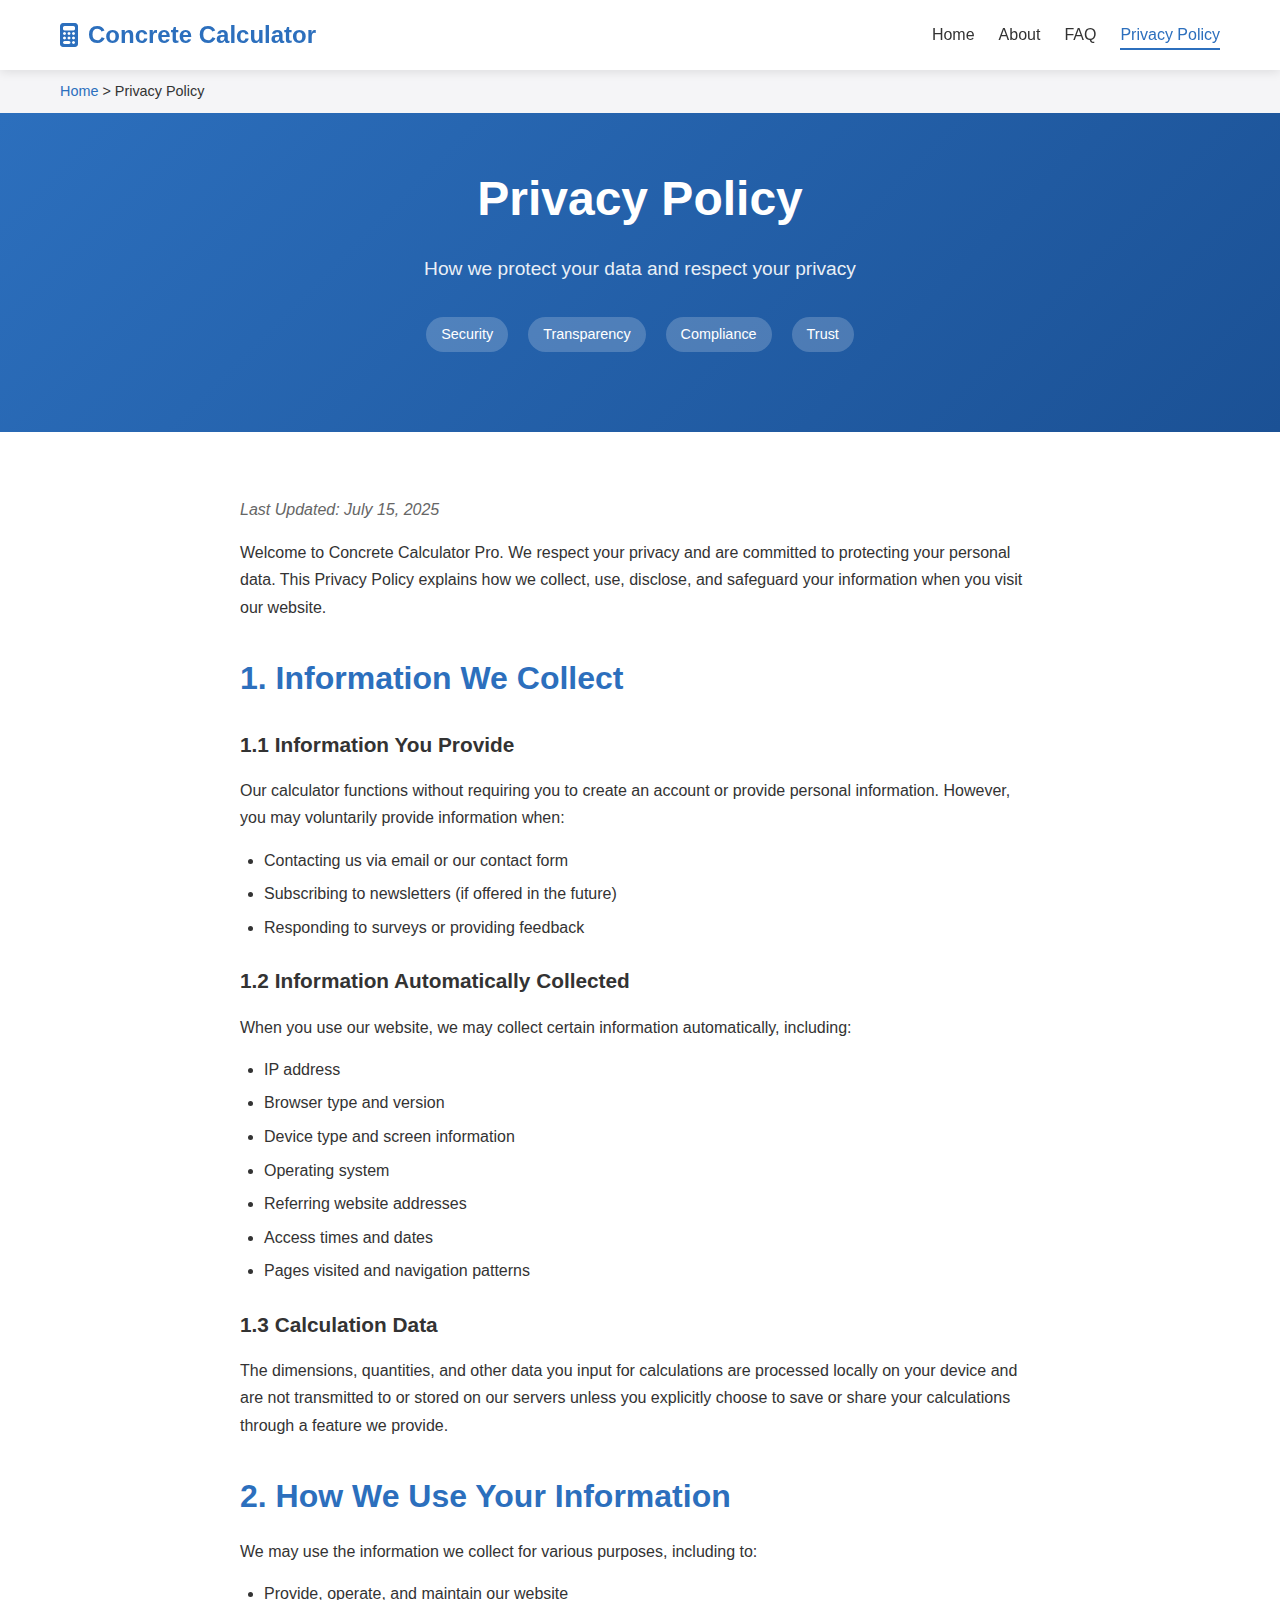
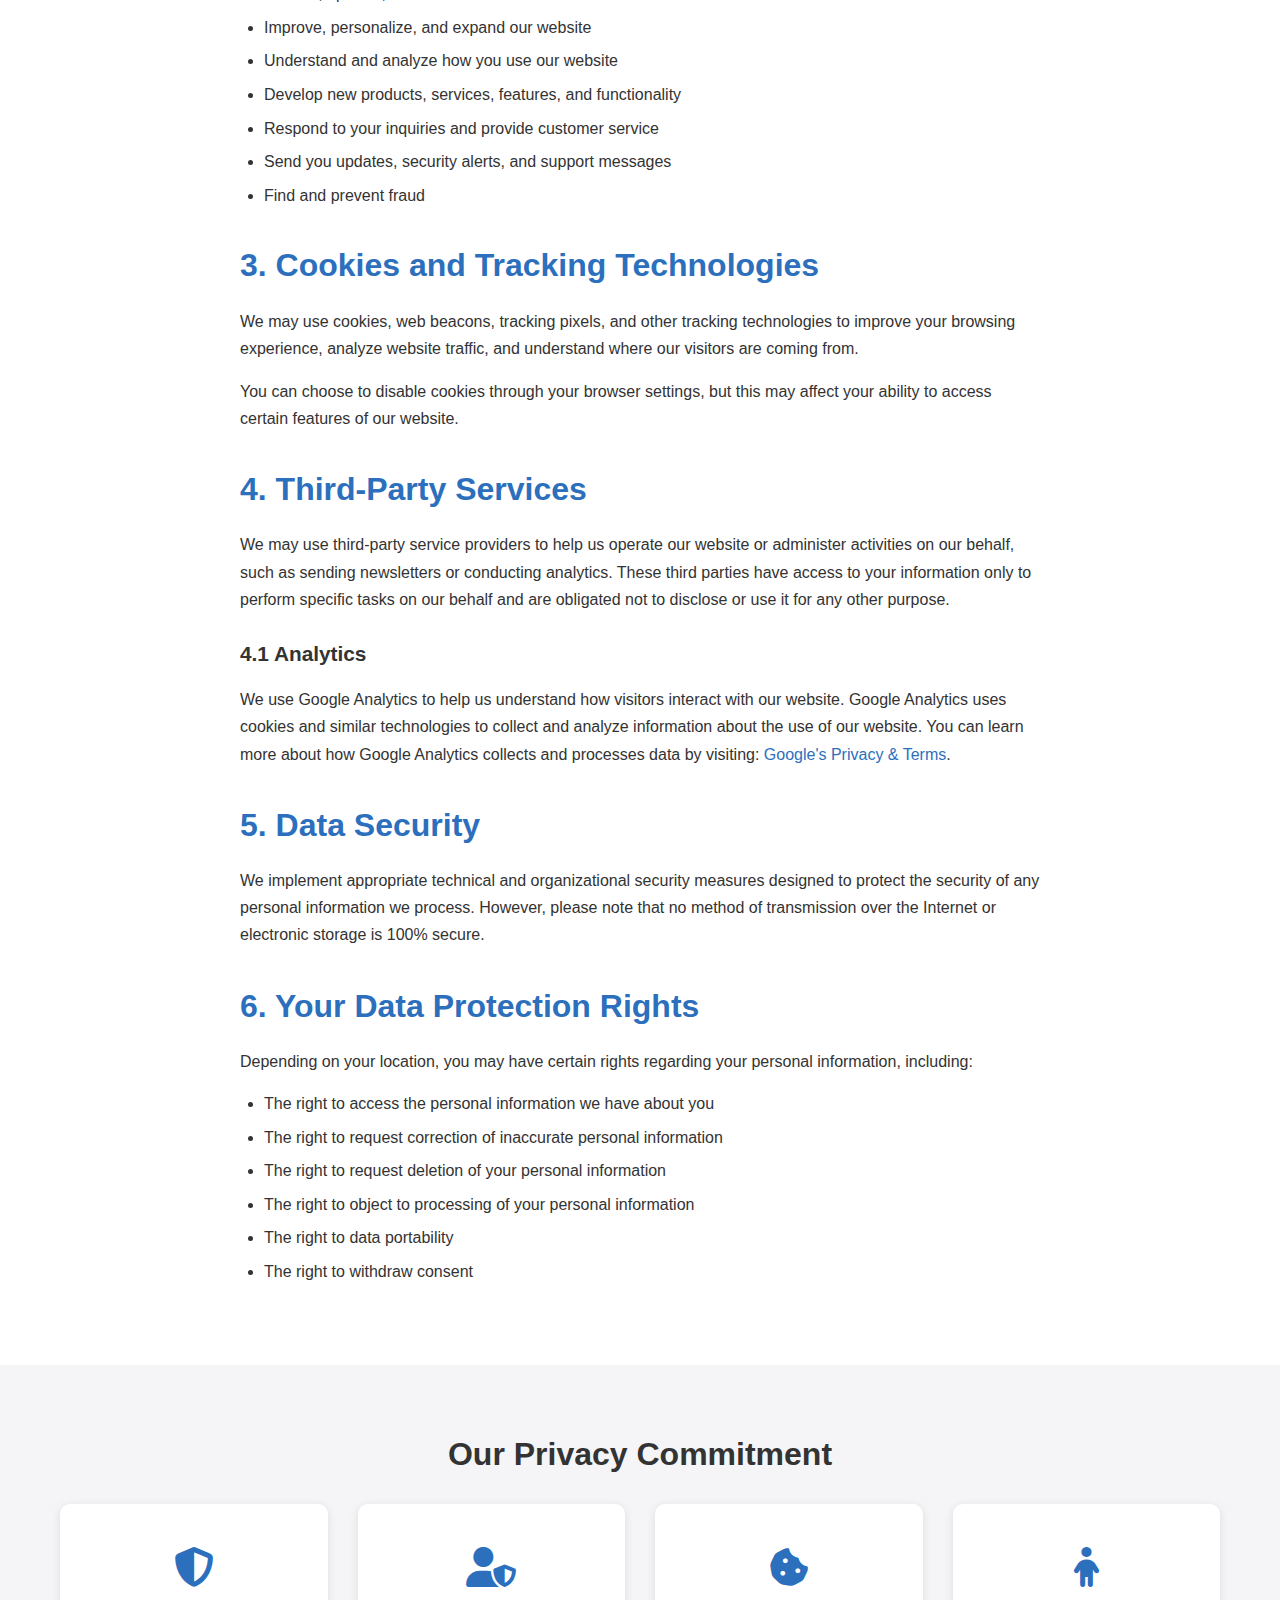
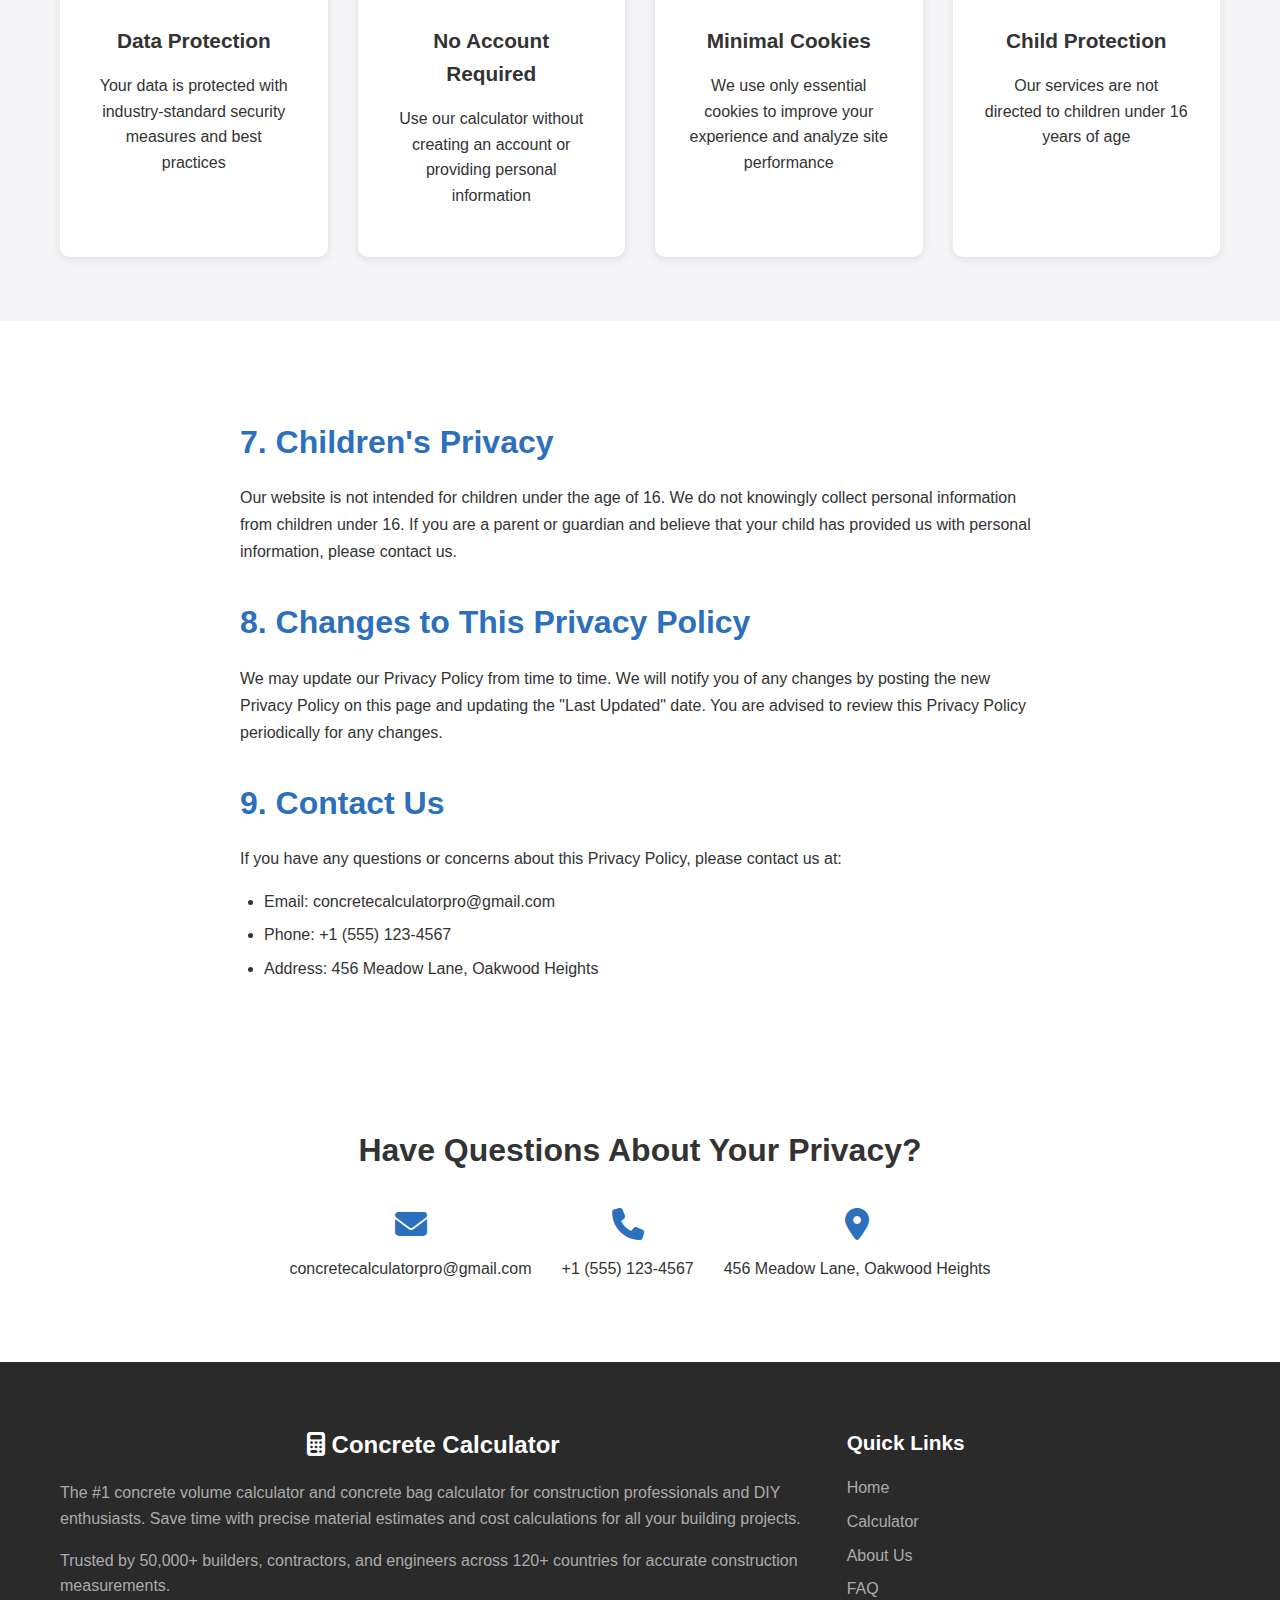
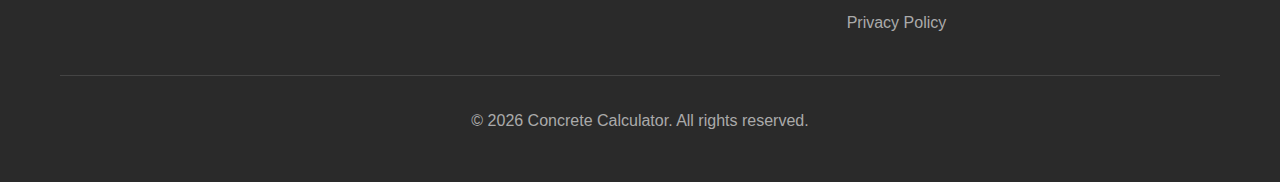
<file: privacy.html>
<!DOCTYPE html>
<html lang="en">
<head>
    <meta charset="UTF-8">
    <meta name="viewport" content="width=device-width, initial-scale=1.0">
    <meta name="description" content="Privacy Policy for Concrete Calculator - Learn how we protect your data and respect your privacy when using our free online construction tool.">
    <title>Privacy Policy - Concrete Calculator | Data Protection Information</title>
    <link rel="canonical" href="https://yourwebsite.com/privacy.html">
    <link rel="stylesheet" href="styles.css">
    <link rel="stylesheet" href="https://cdnjs.cloudflare.com/ajax/libs/font-awesome/6.2.0/css/all.min.css">
    <!-- Favicon -->
    <link rel="icon" href="favicon.ico" type="image/x-icon">
    <!-- Open Graph data for social sharing -->
    <meta property="og:title" content="Privacy Policy - Concrete Calculator">
    <meta property="og:description" content="Learn how we protect your data and respect your privacy when using our free online concrete calculator.">
    <meta property="og:type" content="website">
    <meta property="og:url" content="https://yourwebsite.com/privacy.html">
    <meta property="og:image" content="https://yourwebsite.com/og-image.jpg">
    <style>
        .privacy-section {
            padding: 4rem 0;
            background-color: var(--white);
        }
        
        .privacy-content {
            max-width: 800px;
            margin: 0 auto;
        }
        
        .privacy-content h2 {
            color: var(--primary-color);
            margin-top: 2rem;
            margin-bottom: 1rem;
            text-align: left;
        }
        
        .privacy-content h3 {
            margin-top: 1.5rem;
            margin-bottom: 1rem;
        }
        
        .privacy-content p {
            margin-bottom: 1rem;
            line-height: 1.7;
        }
        
        .privacy-content ul {
            margin-bottom: 1rem;
            margin-left: 1.5rem;
            list-style-type: disc;
        }
        
        .privacy-content li {
            margin-bottom: 0.5rem;
        }
        
        .last-updated {
            font-style: italic;
            color: var(--text-light);
            margin-bottom: 2rem;
        }
        
        /* Breadcrumb */
        .breadcrumb {
            background-color: var(--light-gray);
            padding: 10px 0;
            font-size: 0.9rem;
        }
        
        .breadcrumb a {
            color: var(--primary-color);
        }
    </style>
</head>
<body>
    <header>
        <div class="container">
            <div class="logo">
                <h1><i class="fas fa-calculator"></i> Concrete Calculator</h1>
            </div>
            <button class="mobile-nav-toggle" aria-label="Toggle navigation menu">
                <i class="fas fa-bars"></i>
            </button>
            <nav>
                <ul id="mobile-menu">
                    <li><a href="index.html">Home</a></li>
                    <li><a href="about.html">About</a></li>
                    <li><a href="index.html#faq">FAQ</a></li>
                    <li><a href="privacy.html" class="active">Privacy Policy</a></li>
                </ul>
            </nav>
        </div>
    </header>

    <!-- Breadcrumb -->
    <div class="breadcrumb">
        <div class="container">
            <a href="index.html">Home</a> &gt; Privacy Policy
        </div>
    </div>

    <section class="hero">
        <div class="container">
            <div class="hero-content">
                <h1>Privacy Policy</h1>
                <p>How we protect your data and respect your privacy</p>
                <div class="features">
                    <span>Security</span>
                    <span>Transparency</span>
                    <span>Compliance</span>
                    <span>Trust</span>
                </div>
            </div>
        </div>
    </section>

    <section class="privacy-section">
        <div class="container">
            <div class="privacy-content">
                <p class="last-updated">Last Updated: July 15, 2025</p>
                
                <p>Welcome to Concrete Calculator Pro. We respect your privacy and are committed to protecting your personal data. This Privacy Policy explains how we collect, use, disclose, and safeguard your information when you visit our website.</p>
                
                <h2>1. Information We Collect</h2>
                
                <h3>1.1 Information You Provide</h3>
                <p>Our calculator functions without requiring you to create an account or provide personal information. However, you may voluntarily provide information when:</p>
                <ul>
                    <li>Contacting us via email or our contact form</li>
                    <li>Subscribing to newsletters (if offered in the future)</li>
                    <li>Responding to surveys or providing feedback</li>
                </ul>
                
                <h3>1.2 Information Automatically Collected</h3>
                <p>When you use our website, we may collect certain information automatically, including:</p>
                <ul>
                    <li>IP address</li>
                    <li>Browser type and version</li>
                    <li>Device type and screen information</li>
                    <li>Operating system</li>
                    <li>Referring website addresses</li>
                    <li>Access times and dates</li>
                    <li>Pages visited and navigation patterns</li>
                </ul>
                
                <h3>1.3 Calculation Data</h3>
                <p>The dimensions, quantities, and other data you input for calculations are processed locally on your device and are not transmitted to or stored on our servers unless you explicitly choose to save or share your calculations through a feature we provide.</p>
                
                <h2>2. How We Use Your Information</h2>
                <p>We may use the information we collect for various purposes, including to:</p>
                <ul>
                    <li>Provide, operate, and maintain our website</li>
                    <li>Improve, personalize, and expand our website</li>
                    <li>Understand and analyze how you use our website</li>
                    <li>Develop new products, services, features, and functionality</li>
                    <li>Respond to your inquiries and provide customer service</li>
                    <li>Send you updates, security alerts, and support messages</li>
                    <li>Find and prevent fraud</li>
                </ul>
                
                <h2>3. Cookies and Tracking Technologies</h2>
                <p>We may use cookies, web beacons, tracking pixels, and other tracking technologies to improve your browsing experience, analyze website traffic, and understand where our visitors are coming from.</p>
                
                <p>You can choose to disable cookies through your browser settings, but this may affect your ability to access certain features of our website.</p>
                
                <h2>4. Third-Party Services</h2>
                <p>We may use third-party service providers to help us operate our website or administer activities on our behalf, such as sending newsletters or conducting analytics. These third parties have access to your information only to perform specific tasks on our behalf and are obligated not to disclose or use it for any other purpose.</p>
                
                <h3>4.1 Analytics</h3>
                <p>We use Google Analytics to help us understand how visitors interact with our website. Google Analytics uses cookies and similar technologies to collect and analyze information about the use of our website. You can learn more about how Google Analytics collects and processes data by visiting: <a href="https://policies.google.com/technologies/partner-sites">Google's Privacy & Terms</a>.</p>
                
                <h2>5. Data Security</h2>
                <p>We implement appropriate technical and organizational security measures designed to protect the security of any personal information we process. However, please note that no method of transmission over the Internet or electronic storage is 100% secure.</p>
                
                <h2>6. Your Data Protection Rights</h2>
                <p>Depending on your location, you may have certain rights regarding your personal information, including:</p>
                <ul>
                    <li>The right to access the personal information we have about you</li>
                    <li>The right to request correction of inaccurate personal information</li>
                    <li>The right to request deletion of your personal information</li>
                    <li>The right to object to processing of your personal information</li>
                    <li>The right to data portability</li>
                    <li>The right to withdraw consent</li>
                </ul>
            </div>
        </div>
    </section>
    
    <section class="features-section">
        <div class="container">
            <h2>Our Privacy Commitment</h2>
            <div class="features-grid">
                <div class="feature-card">
                    <div class="feature-icon"><i class="fas fa-shield-alt"></i></div>
                    <h3>Data Protection</h3>
                    <p>Your data is protected with industry-standard security measures and best practices</p>
                </div>
                
                <div class="feature-card">
                    <div class="feature-icon"><i class="fas fa-user-shield"></i></div>
                    <h3>No Account Required</h3>
                    <p>Use our calculator without creating an account or providing personal information</p>
                </div>
                
                <div class="feature-card">
                    <div class="feature-icon"><i class="fas fa-cookie-bite"></i></div>
                    <h3>Minimal Cookies</h3>
                    <p>We use only essential cookies to improve your experience and analyze site performance</p>
                </div>
                
                <div class="feature-card">
                    <div class="feature-icon"><i class="fas fa-child"></i></div>
                    <h3>Child Protection</h3>
                    <p>Our services are not directed to children under 16 years of age</p>
                </div>
            </div>
        </div>
    </section>

    <section class="privacy-section">
        <div class="container">
            <div class="privacy-content">
                <h2>7. Children's Privacy</h2>
                <p>Our website is not intended for children under the age of 16. We do not knowingly collect personal information from children under 16. If you are a parent or guardian and believe that your child has provided us with personal information, please contact us.</p>
                
                <h2>8. Changes to This Privacy Policy</h2>
                <p>We may update our Privacy Policy from time to time. We will notify you of any changes by posting the new Privacy Policy on this page and updating the "Last Updated" date. You are advised to review this Privacy Policy periodically for any changes.</p>
                
                <h2>9. Contact Us</h2>
                <p>If you have any questions or concerns about this Privacy Policy, please contact us at:</p>
                <ul>
                    <li>Email: concretecalculatorpro@gmail.com</li>
                    <li>Phone: +1 (555) 123-4567</li>
                    <li>Address: 456 Meadow Lane, Oakwood Heights</li>
                </ul>
            </div>
        </div>
    </section>
    
    <section id="contact" class="contact-section">
        <div class="container">
            <h2>Have Questions About Your Privacy?</h2>
            <div class="contact-info">
                <div class="contact-item">
                    <i class="fas fa-envelope"></i>
                    <p>concretecalculatorpro@gmail.com</p>
                </div>
                <div class="contact-item">
                    <i class="fas fa-phone"></i>
                    <p>+1 (555) 123-4567</p>
                </div>
                <div class="contact-item">
                    <i class="fas fa-map-marker-alt"></i>
                    <p>456 Meadow Lane, Oakwood Heights</p>
                </div>
            </div>
        </div>
    </section>
    
    <footer>
        <div class="container">
            <div class="footer-content">
                <div class="footer-logo">
                    <h2><i class="fas fa-calculator"></i> Concrete Calculator</h2>
                    <p>The #1 concrete volume calculator and concrete bag calculator for construction professionals and DIY enthusiasts. Save time with precise material estimates and cost calculations for all your building projects.</p>
                    <p>Trusted by 50,000+ builders, contractors, and engineers across 120+ countries for accurate construction measurements.</p>
                </div>
                
                <div class="footer-links">
                    <h3>Quick Links</h3>
                    <ul>
                        <li><a href="index.html">Home</a></li>
                        <li><a href="index.html#calculator">Calculator</a></li>
                        <li><a href="about.html">About Us</a></li>
                        <li><a href="index.html#faq">FAQ</a></li>
                        <li><a href="privacy.html">Privacy Policy</a></li>
                    </ul>
                </div>
            </div>
            
            <div class="footer-bottom">
                <p>&copy; <span id="current-year"></span> Concrete Calculator. All rights reserved.</p>
            </div>
        </div>
    </footer>
    
    <script>
        // Mobile Navigation Toggle
        document.addEventListener('DOMContentLoaded', function() {
            const mobileNavToggle = document.querySelector('.mobile-nav-toggle');
            const mobileMenu = document.getElementById('mobile-menu');
            
            if (mobileNavToggle && mobileMenu) {
                mobileNavToggle.addEventListener('click', function() {
                    mobileMenu.classList.toggle('show');
                    const icon = mobileNavToggle.querySelector('i');
                    if (mobileMenu.classList.contains('show')) {
                        icon.classList.remove('fa-bars');
                        icon.classList.add('fa-times');
                    } else {
                        icon.classList.remove('fa-times');
                        icon.classList.add('fa-bars');
                    }
                });
                
                // Close menu when clicking outside
                document.addEventListener('click', function(event) {
                    if (!mobileNavToggle.contains(event.target) && !mobileMenu.contains(event.target) && mobileMenu.classList.contains('show')) {
                        mobileMenu.classList.remove('show');
                        const icon = mobileNavToggle.querySelector('i');
                        icon.classList.remove('fa-times');
                        icon.classList.add('fa-bars');
                    }
                });
            }
            
            // Set current year in footer
            document.getElementById('current-year').textContent = new Date().getFullYear();
        });
    </script>
</body>
</html>
</file>
<file: styles.css>
/* 
   Concrete Calculator Pro - Main Stylesheet
   Modern, responsive design with clean interface
   Optimized for readability and usability
*/

:root {
  --primary-color: #2c6fbd;
  --primary-dark: #1b5195;
  --primary-light: #4b8ed9;
  --secondary-color: #34c759;
  --text-color: #333333;
  --text-light: #666666;
  --light-gray: #f5f5f7;
  --medium-gray: #e0e0e0;
  --dark-gray: #555555;
  --white: #ffffff;
  --shadow: 0 2px 10px rgba(0, 0, 0, 0.1);
  --transition: all 0.3s ease;
  
  /* Material-specific colors */
  --cement-color: #a9a9a9;
  --sand-color: #deb887;
  --aggregate-color: #8b4513;
}

* {
  margin: 0;
  padding: 0;
  box-sizing: border-box;
}

body {
  font-family: 'Segoe UI', Tahoma, Geneva, Verdana, sans-serif;
  line-height: 1.6;
  color: var(--text-color);
  background-color: var(--light-gray);
}

/* Container */
.container {
  max-width: 1200px;
  margin: 0 auto;
  padding: 0 20px;
}

/* Typography */
h1, h2, h3, h4, h5, h6 {
  font-weight: 600;
  margin-bottom: 1rem;
  color: var(--text-color);
}

h2 {
  font-size: 2rem;
  margin-bottom: 1.5rem;
  text-align: center;
}

h3 {
  font-size: 1.3rem;
  margin-bottom: 1rem;
}

p {
  margin-bottom: 1rem;
}

a {
  text-decoration: none;
  color: var(--primary-color);
  transition: var(--transition);
}

a:hover {
  color: var(--primary-dark);
}

ul {
  list-style: none;
}

/* Buttons */
.btn-primary, .btn-secondary {
  display: inline-block;
  padding: 12px 25px;
  border: none;
  border-radius: 5px;
  font-weight: 500;
  cursor: pointer;
  transition: var(--transition);
  font-size: 1rem;
}

.btn-primary {
  background-color: var(--primary-color);
  color: var(--white);
}

.btn-primary:hover {
  background-color: var(--primary-dark);
  color: var(--white);
}

.btn-secondary {
  background-color: var(--medium-gray);
  color: var(--text-color);
}

.btn-secondary:hover {
  background-color: var(--dark-gray);
  color: var(--white);
}

/* Header */
header {
  background-color: var(--white);
  box-shadow: var(--shadow);
  padding: 1rem 0;
  position: sticky;
  top: 0;
  z-index: 1000;
}

header .container {
  display: flex;
  align-items: center;
  justify-content: space-between;
}

.logo h1 {
  font-size: 1.5rem;
  margin: 0;
  color: var(--primary-color);
  display: flex;
  align-items: center;
}

.logo i {
  margin-right: 10px;
}

nav ul {
  display: flex;
}

nav ul li {
  margin-left: 1.5rem;
}

nav ul li a {
  color: var(--text-color);
  font-weight: 500;
  padding: 5px 0;
  position: relative;
}

nav ul li a:hover, nav ul li a.active {
  color: var(--primary-color);
}

nav ul li a::after {
  content: '';
  position: absolute;
  bottom: -2px;
  left: 0;
  width: 0;
  height: 2px;
  background-color: var(--primary-color);
  transition: var(--transition);
}

nav ul li a:hover::after, nav ul li a.active::after {
  width: 100%;
}

/* 移动端导航菜单 */
.mobile-nav-toggle {
  display: none;
  background: transparent;
  border: none;
  color: var(--primary-color);
  font-size: 1.5rem;
  cursor: pointer;
  padding: 8px;
  z-index: 1001;
  align-items: center;
  justify-content: center;
  width: 40px;
  height: 40px;
  border-radius: 4px;
}

.mobile-nav-toggle:hover {
  background-color: rgba(0, 0, 0, 0.05);
}

.mobile-nav-toggle:focus {
  outline: none;
}

.mobile-nav-toggle i {
  pointer-events: none;
}

@media (max-width: 767px) {
  .mobile-nav-toggle {
    display: block;
    position: absolute;
    top: 50%;
    right: 20px;
    transform: translateY(-50%);
  }
  
  header .container {
    position: relative;
    justify-content: flex-start;
    padding-right: 50px; /* 为按钮留出空间 */
  }
  
  .logo {
    margin-right: auto;
  }
  
  nav {
    width: 100%;
    position: absolute;
    top: 100%;
    left: 0;
    right: 0;
  }
  
  nav ul {
    display: none;
    position: absolute;
    top: 0;
    left: 0;
    right: 0;
    width: 100%;
    flex-direction: column;
    background-color: var(--white);
    box-shadow: 0 5px 10px rgba(0, 0, 0, 0.1);
    z-index: 1000;
    padding: 0;
    margin: 0;
    border-radius: 5px;
    overflow: hidden;
  }
  
  header .container {
    flex-direction: row;
    align-items: center;
  }
  
  nav ul.show {
    display: flex;
  }
  
  nav ul li {
    margin: 0;
    width: 100%;
    text-align: center;
    border-bottom: 1px solid var(--light-gray);
  }
  
  nav ul li:last-child {
    border-bottom: none;
  }
  
  nav ul li a {
    display: block;
    padding: 12px 20px;
  }
}

/* Hero Section */
.hero {
  background-color: var(--primary-color);
  background-image: linear-gradient(135deg, var(--primary-color), var(--primary-dark));
  color: var(--white);
  padding: 3rem 0;
  text-align: center;
}

.hero h1 {
  font-size: 3rem;
  margin-bottom: 1rem;
  color: var(--white);
}

.hero p {
  font-size: 1.2rem;
  margin-bottom: 2rem;
  opacity: 0.9;
}

.features {
  display: flex;
  justify-content: center;
  margin-bottom: 2rem;
  flex-wrap: wrap;
  gap: 10px;
}

.features span {
  margin: 0 5px;
  padding: 6px 15px;
  background-color: rgba(255, 255, 255, 0.2);
  border-radius: 20px;
  font-size: 0.9rem;
  display: inline-block;
  transition: all 0.2s ease;
}

/* Trust Badges */
.trust-badges {
  display: flex;
  justify-content: center;
  gap: 20px;
  margin-top: 2rem;
  flex-wrap: wrap;
}

.badge {
  background-color: rgba(255, 255, 255, 0.15);
  padding: 8px 15px;
  border-radius: 50px;
  color: white;
  font-size: 0.9rem;
  display: flex;
  align-items: center;
}

.badge i {
  margin-right: 8px;
  font-size: 1rem;
}

.btn-primary {
  display: inline-block;
  padding: 12px 28px;
  border: none;
  border-radius: 5px;
  font-weight: 500;
  cursor: pointer;
  transition: var(--transition);
  font-size: 1rem;
  background-color: var(--secondary-color);
  color: var(--white);
  box-shadow: 0 4px 8px rgba(0, 0, 0, 0.1);
}

.btn-primary:hover {
  background-color: var(--primary-dark);
  transform: translateY(-2px);
  box-shadow: 0 6px 12px rgba(0, 0, 0, 0.15);
}

.btn-primary i {
  margin-left: 8px;
  transition: transform 0.2s ease;
}

.btn-primary:hover i {
  transform: translateX(3px);
}

/* Calculator Section */
.calculator-section {
  padding: 4rem 0;
  background-color: var(--white);
}

/* Shape Selector */
.shape-selector {
  display: flex;
  flex-wrap: wrap;
  justify-content: center;
  margin-bottom: 2rem;
  gap: 10px;
}

.shape-btn {
  padding: 8px 16px;
  border: 1px solid var(--medium-gray);
  border-radius: 5px;
  background-color: var(--white);
  cursor: pointer;
  transition: var(--transition);
}

.shape-btn:hover {
  background-color: var(--light-gray);
}

.shape-btn.active {
  background-color: var(--primary-light);
  color: var(--white);
  border-color: var(--primary-color);
}

/* Updated calculator layout */
#calculator-container {
  display: grid;
  grid-template-columns: 1fr 1fr;
  gap: 30px;
  margin-bottom: 30px;
}

/* Updated Input Fields */
.calculator-form-container {
  background-color: #f5f7fa;
  border-radius: 8px;
  padding: 20px;
}

.shape-selector {
  display: flex;
  flex-wrap: wrap;
  justify-content: center;
  margin-bottom: 20px;
  gap: 8px;
}

.shape-btn {
  padding: 8px 16px;
  border: 1px solid #dce0e6;
  border-radius: 4px;
  background-color: #fff;
  color: #333;
  cursor: pointer;
  transition: all 0.2s ease;
  font-size: 14px;
}

.shape-btn:hover {
  background-color: #f0f2f5;
}

.shape-btn.active {
  background-color: #2c6fbd;
  color: #fff;
  border-color: #2c6fbd;
}

.calculator-form {
  max-width: 100%;
}

.input-field {
  margin-bottom: 18px;
}

.input-field label {
  display: block;
  margin-bottom: 6px;
  font-weight: 500;
  color: #333;
}

/* 修改集成输入框样式，让输入框和选择框各占一半 */
.integrated-input {
  display: flex;
  width: 100%;
}

.integrated-input input {
  width: 50%;
  padding: 10px 12px;
  border: 1px solid #dce0e6;
  border-radius: 4px 0 0 4px;
  font-size: 15px;
  background-color: #fff;
}

.integrated-input input:focus {
  outline: none;
  border-color: #2c6fbd;
  box-shadow: 0 0 0 2px rgba(44, 111, 189, 0.1);
}

.unit-selector {
  width: 50%;
  display: flex;
}

.unit-selector select {
  width: 100%;
  padding: 0 10px;
  border: 1px solid #dce0e6;
  border-left: none;
  background-color: #f0f2f5;
  border-radius: 0 3px 3px 0;
  color: #555;
  font-size: 14px;
  cursor: pointer;
  appearance: none;
  -webkit-appearance: none;
  -moz-appearance: none;
  background-image: url("data:image/svg+xml,%3Csvg xmlns='http://www.w3.org/2000/svg' width='8' height='6' viewBox='0 0 8 6'%3E%3Cpath fill='%23666' d='M0 0h8L4 6z'/%3E%3C/svg%3E");
  background-repeat: no-repeat;
  background-position: right 10px center;
  padding-right: 25px;
}

.unit-selector select:focus {
  outline: none;
}

/* Density Selection */
.density-selection {
  margin: 24px 0;
}

.density-selection > label {
  display: block;
  margin-bottom: 10px;
  font-weight: 500;
}

.radio-options {
  display: grid;
  grid-template-columns: repeat(auto-fill, minmax(200px, 1fr));
  gap: 8px;
}

.radio-option {
  display: flex;
  align-items: center;
  cursor: pointer;
  padding: 4px 0;
}

.radio-option input[type="radio"] {
  margin-right: 8px;
}

.custom-density {
  margin-top: 8px;
  padding-left: 24px;
  display: flex;
  align-items: center;
}

.custom-density input {
  width: 80px;
  padding: 6px 8px;
  border: 1px solid #dce0e6;
  border-radius: 4px;
  margin-right: 6px;
}

/* Form Actions */
.form-actions {
  display: flex;
  gap: 12px;
  margin-top: 24px;
}

.btn-primary, .btn-secondary {
  padding: 10px 20px;
  border-radius: 4px;
  font-weight: 500;
  font-size: 15px;
  cursor: pointer;
  border: none;
  transition: all 0.2s ease;
}

.btn-primary {
  background-color: #2c6fbd;
  color: white;
}

.btn-primary:hover {
  background-color: #2462a8;
}

.btn-secondary {
  background-color: #e6e9ed;
  color: #333;
}

.btn-secondary:hover {
  background-color: #d9dde3;
}

#results-section {
  margin-top: 30px;
  padding-top: 30px;
  border-top: 1px solid var(--medium-gray);
}

#results-section h3 {
  text-align: center;
  margin-bottom: 1.5rem;
}

/* Form Styles */
.shape-fields {
  display: none;
}

.shape-fields.active {
  display: block;
}

.form-group {
  margin-bottom: 1.5rem;
}

.form-group label {
  display: block;
  margin-bottom: 0.5rem;
  font-weight: 500;
}

/* 更新input-with-unit样式与integrated-input保持一致 */
.input-with-unit {
  display: flex;
  width: 100%;
}

.input-with-unit input {
  width: 50%;
  padding: 10px;
  border: 1px solid var(--medium-gray);
  border-radius: 5px 0 0 5px;
  font-size: 1rem;
}

.input-with-unit select, .input-with-unit span {
  width: 50%;
  padding: 10px;
  background-color: var(--medium-gray);
  border: 1px solid var(--medium-gray);
  border-left: none;
  border-radius: 0 5px 5px 0;
  font-size: 1rem;
  text-align: center;
}

input[type="number"], select {
  width: 100%;
  padding: 10px;
  border: 1px solid var(--medium-gray);
  border-radius: 5px;
  font-size: 1rem;
}

/* Radio Groups */
.radio-group {
  display: flex;
  flex-wrap: wrap;
  gap: 10px;
  margin-top: 0.5rem;
}

.radio-group label {
  display: flex;
  align-items: center;
  margin-bottom: 0;
  cursor: pointer;
}

.radio-group input[type="radio"] {
  margin-right: 5px;
}

.custom-density, .custom-bag-size, .custom-ratio {
  margin-top: 1rem;
  padding-top: 1rem;
  border-top: 1px solid var(--medium-gray);
}

/* Results & Analysis */
.results-container {
  padding: 2rem;
  background-color: var(--light-gray);
  border-radius: 10px;
}

.results-cards {
  display: grid;
  grid-template-columns: repeat(auto-fit, minmax(200px, 1fr));
  gap: 20px;
  margin-bottom: 2rem;
}

.result-card {
  background-color: var(--white);
  border-radius: 10px;
  padding: 1.5rem;
  text-align: center;
  box-shadow: var(--shadow);
  transition: var(--transition);
}

.result-card:hover {
  transform: translateY(-5px);
}

.result-icon {
  font-size: 2rem;
  color: var(--primary-color);
  margin-bottom: 1rem;
}

.result-value {
  font-size: 2.5rem;
  font-weight: 700;
  color: var(--primary-dark);
  margin-bottom: 0.5rem;
  line-height: 1;
}

.result-label {
  color: var(--text-light);
  font-size: 0.9rem;
  margin-bottom: 0.5rem;
}

.result-title {
  font-weight: 600;
}

/* Analysis Charts */
.analysis-charts {
  display: grid;
  grid-template-columns: repeat(auto-fit, minmax(300px, 1fr));
  gap: 20px;
}

.chart-container {
  background-color: var(--white);
  border-radius: 10px;
  padding: 1.5rem;
  box-shadow: var(--shadow);
}

.chart-container h3 {
  margin-bottom: 1.5rem;
  text-align: center;
}

/* Material Bars */
.material-item, .cost-item {
  margin-bottom: 1rem;
}

.material-label, .cost-label {
  display: flex;
  justify-content: space-between;
  margin-bottom: 0.5rem;
  font-weight: 500;
}

.material-bar-container, .cost-bar-container {
  height: 25px;
  background-color: var(--light-gray);
  border-radius: 5px;
  overflow: hidden;
  position: relative;
}

.material-bar, .cost-bar {
  height: 100%;
  position: relative;
}

.cement-bar {
  background-color: var(--cement-color);
}

.sand-bar {
  background-color: var(--sand-color);
}

.aggregate-bar {
  background-color: var(--aggregate-color);
}

.cement-cost-bar {
  background-color: #4682b4;
}

.sand-cost-bar {
  background-color: #3cb371;
}

.aggregate-cost-bar {
  background-color: #ff7f50;
}

.material-value, .cost-value {
  position: absolute;
  right: 10px;
  top: 50%;
  transform: translateY(-50%);
  color: var(--text-color);
  font-weight: 500;
  text-shadow: 0 0 3px rgba(255, 255, 255, 0.7);
}

/* Tips Section */
.tips-section {
  background-color: var(--primary-color);
  color: var(--white);
  padding: 4rem 0;
}

.tips-section h2 {
  color: var(--white);
}

.tips-grid {
  display: grid;
  grid-template-columns: repeat(auto-fit, minmax(280px, 1fr));
  gap: 30px;
}

.tip-card {
  background-color: rgba(255, 255, 255, 0.1);
  border-radius: 10px;
  padding: 2rem;
  text-align: center;
  transition: var(--transition);
}

.tip-card:hover {
  transform: translateY(-5px);
  background-color: rgba(255, 255, 255, 0.2);
}

.tip-icon {
  font-size: 2.5rem;
  margin-bottom: 1rem;
}

.tip-card h3 {
  color: var(--white);
  margin-bottom: 1rem;
}

.tip-card p {
  opacity: 0.9;
}

/* About Section */
.about-section {
  padding: 4rem 0;
  background-color: var(--white);
}

.about-content {
  max-width: 800px;
  margin: 0 auto;
}

.about-content ul {
  list-style-type: disc;
  margin-left: 1.5rem;
  margin-bottom: 1rem;
}

/* Features Section */
.features-section {
  padding: 4rem 0;
  background-color: var(--light-gray);
}

.features-grid {
  display: grid;
  grid-template-columns: repeat(auto-fit, minmax(250px, 1fr));
  gap: 30px;
}

.feature-card {
  background-color: var(--white);
  border-radius: 10px;
  padding: 2rem;
  text-align: center;
  box-shadow: var(--shadow);
  transition: var(--transition);
}

.feature-card:hover {
  transform: translateY(-5px);
}

.feature-icon {
  font-size: 2.5rem;
  color: var(--primary-color);
  margin-bottom: 1.5rem;
}

/* How To Use */
.how-to-section {
  padding: 4rem 0;
  background-color: var(--white);
}

.steps {
  display: grid;
  grid-template-columns: repeat(auto-fit, minmax(200px, 1fr));
  gap: 30px;
}

.step {
  text-align: center;
  position: relative;
}

.step-number {
  width: 40px;
  height: 40px;
  background-color: var(--primary-color);
  color: var(--white);
  border-radius: 50%;
  display: flex;
  align-items: center;
  justify-content: center;
  margin: 0 auto 1rem;
  font-weight: 700;
}

/* FAQ Section */
.faq-section {
  padding: 4rem 0;
  background-color: var(--light-gray);
}

.faq-container {
  max-width: 800px;
  margin: 0 auto;
}

.faq-item {
  background-color: var(--white);
  border-radius: 10px;
  margin-bottom: 1rem;
  overflow: hidden;
}

.faq-question {
  padding: 1.5rem;
  cursor: pointer;
  display: flex;
  justify-content: space-between;
  align-items: center;
}

.faq-question h3 {
  margin: 0;
  font-size: 1.1rem;
}

.faq-toggle {
  transition: var(--transition);
}

.faq-answer {
  padding: 0 1.5rem 1.5rem;
  border-top: 1px solid var(--medium-gray);
}

.faq-answer ul {
  list-style-type: disc;
  margin-left: 1.5rem;
  margin-bottom: 1rem;
}

/* Contact Section */
.contact-section {
  padding: 4rem 0;
  background-color: var(--white);
  text-align: center;
}

.contact-info {
  display: flex;
  justify-content: center;
  flex-wrap: wrap;
  gap: 30px;
  margin-top: 2rem;
}

.contact-item {
  display: flex;
  flex-direction: column;
  align-items: center;
}

.contact-item i {
  font-size: 2rem;
  color: var(--primary-color);
  margin-bottom: 1rem;
}

/* Footer */
footer {
  background-color: #2a2a2a;
  color: var(--white);
  padding: 4rem 0 2rem;
}

.footer-content {
  display: grid;
  grid-template-columns: 2fr 1fr;
  gap: 40px;
  margin-bottom: 2rem;
}

.footer-logo h2 {
  color: var(--white);
  margin-bottom: 1rem;
  font-size: 1.5rem;
}

.footer-logo p {
  color: #aaa;
}

.footer-links h3 {
  color: var(--white);
  margin-bottom: 1rem;
}

.footer-links ul li {
  margin-bottom: 0.5rem;
}

.footer-links ul li a {
  color: #aaa;
}

.footer-links ul li a:hover {
  color: var(--white);
}

.footer-bottom {
  text-align: center;
  padding-top: 2rem;
  border-top: 1px solid #444;
  color: #aaa;
}

/* Subtitle */
.subtitle {
  color: var(--text-light);
  font-size: 0.9rem;
  margin-top: -1rem;
  margin-bottom: 1.5rem;
}

/* Responsive Styles */
@media (max-width: 992px) {
  #calculator-container {
    grid-template-columns: 1fr;
  }
}

@media (max-width: 768px) {
  .footer-content {
    grid-template-columns: 1fr;
  }
  
  .hero h1 {
    font-size: 2.5rem;
  }
  
  .form-actions {
    flex-direction: column;
    gap: 15px;
  }
  
  .form-actions button {
    width: 100%;
  }
  
  .shape-selector {
    display: grid;
    grid-template-columns: repeat(2, 1fr);
    gap: 8px;
    align-items: stretch;
  }
  
  .shape-btn {
    width: 100%;
    max-width: none;
    padding: 10px 5px;
    font-size: 0.9rem;
    display: flex;
    align-items: center;
    justify-content: center;
  }
  
  .radio-group {
    flex-direction: column;
    align-items: flex-start;
  }
}

@media (max-width: 576px) {
  .calculator-tabs {
    flex-direction: column;
    align-items: center;
    gap: 10px;
  }
  
  .tab-btn {
    width: 100%;
    text-align: center;
  }
  
  .results-cards {
    grid-template-columns: 1fr;
  }
  
  .analysis-charts {
    grid-template-columns: 1fr;
  }
  
  header .container {
    flex-direction: row; /* 保持为行布局 */
    padding-right: 50px; /* 为按钮留出空间 */
  }
  
  .logo h1 {
    font-size: 1.2rem; /* 减小logo大小，确保适应小屏幕 */
  }
  
  nav ul {
    justify-content: center;
  }
  
  nav ul li {
    margin: 0 10px;
  }
  
  .hero {
    padding: 2.5rem 0;
  }
  
  .hero h1 {
    font-size: 2rem;
    line-height: 1.3;
  }
  
  .hero p {
    font-size: 1rem;
    padding: 0 10px;
  }
  
  .features {
    flex-wrap: wrap;
    gap: 8px;
    margin-bottom: 1.5rem;
    padding: 0 15px;
  }
  
  .features span {
    margin: 4px;
    font-size: 0.85rem;
    white-space: nowrap;
    padding: 6px 12px;
  }
  
  .btn-primary {
    width: 80%;
    max-width: 250px;
    padding: 12px 20px;
    font-size: 1rem;
  }
  
  .trust-badges {
    margin-top: 1.5rem;
    gap: 10px;
    padding: 0 15px;
  }
  
  .badge {
    padding: 6px 10px;
    font-size: 0.8rem;
  }
  
  .badge i {
    margin-right: 5px;
  }
  
  .contact-info {
    flex-direction: column;
  }
  
  #calculator-container {
    padding: 0 10px;
  }
  
  .calculator-form-container {
    padding: 15px;
    border-radius: 6px;
  }
  
  /* 优化移动端输入控件 */
  .form-group {
    margin-bottom: 1.2rem;
  }
  
  .input-with-unit input,
  .input-with-unit select,
  .input-with-unit span {
    padding: 12px 10px;
    font-size: 16px; /* 避免iOS上自动缩放 */
  }
  
  input[type="number"], 
  select {
    padding: 12px 10px;
    font-size: 16px;
    height: 46px;
  }
  
  .radio-group label {
    padding: 8px 0;
  }
  
  .radio-option {
    padding: 8px 0;
  }
  
  .shape-btn {
    padding: 10px 15px;
    margin-bottom: 5px;
    min-height: 44px;
  }
  
  /* 提高表单按钮的可触摸性 */
  .form-actions button {
    padding: 12px 10px;
    font-size: 16px;
    min-height: 46px;
  }
}

@media (max-width: 480px) {
  .shape-selector {
    grid-template-columns: 1fr 1fr;
  }
  
  .hero h1 {
    font-size: 1.8rem;
  }
  
  /* 优化页面内间距 */
  .container {
    padding: 0 15px;
  }
  
  .results-cards .result-card {
    padding: 1rem;
  }
  
  .result-icon {
    font-size: 1.5rem;
    margin-bottom: 0.5rem;
  }
  
  .result-value {
    font-size: 2rem;
  }
}

/* Material Costs Compact Style */
.material-costs-container {
  margin-bottom: 1.5rem;
}

.cost-row {
  display: flex;
  flex-wrap: wrap;
  justify-content: space-between;
  gap: 10px;
  margin-bottom: 15px;
}

.cost-item {
  flex: 1;
  min-width: 180px;
}

.cost-item label {
  display: block;
  margin-bottom: 5px;
  font-size: 0.9rem;
  color: var(--text-light);
}

.cost-input-group {
  display: flex;
}

.cost-input-group input {
  flex: 1;
  border-radius: 4px 0 0 4px;
  border: 1px solid var(--medium-gray);
  padding: 8px 12px;
  font-size: 0.95rem;
}

.cost-input-group select {
  width: 80px;
  border-radius: 0 4px 4px 0;
  border: 1px solid var(--medium-gray);
  border-left: none;
  padding: 8px;
  background-color: var(--light-gray);
}

.total-cost-row {
  display: flex;
  margin-top: 5px;
}

.total-cost-row .cost-item {
  flex-grow: 0;
}

.total-cost-row select {
  padding: 8px;
  border: 1px solid var(--medium-gray);
  border-radius: 4px;
  min-width: 80px;
}

/* Responsive adjustments */
@media (max-width: 768px) {
  .cost-row {
    flex-direction: column;
    gap: 15px;
  }
  
  .cost-item {
    width: 100%;
  }
} 

/* Compact Materials Costs */
.materials-costs-compact {
  background-color: #f8f9fa;
  padding: 12px;
  border-radius: 4px;
  margin-bottom: 20px;
}

.materials-row {
  display: flex;
  flex-wrap: nowrap;
  gap: 6px;
  margin-bottom: 8px;
}

.materials-row:last-child {
  margin-bottom: 0;
}

.material-input {
  flex: 1;
  min-width: 0;
}

.material-input label {
  display: block;
  font-size: 0.85rem;
  margin-bottom: 3px;
  color: var(--text-light);
  white-space: nowrap;
  overflow: hidden;
  text-overflow: ellipsis;
}

.input-currency-group {
  display: flex;
  width: 100%;
}

.input-currency-group input {
  flex: 1;
  padding: 6px;
  border: 1px solid #ced4da;
  border-right: none;
  border-radius: 4px 0 0 4px;
  min-width: 0;
  font-size: 0.9rem;
}

.input-currency-group select {
  width: auto;
  padding: 6px;
  border: 1px solid #ced4da;
  border-radius: 0 4px 4px 0;
  background-color: white;
  min-width: 60px;
  font-size: 0.9rem;
}

#display-currency {
  width: 100%;
  padding: 6px;
  border: 1px solid #ced4da;
  border-radius: 4px;
  font-size: 0.9rem;
}

/* Media query to stack on small screens */
@media (max-width: 768px) {
  .materials-row {
    flex-wrap: wrap;
  }
}

@media (max-width: 576px) {
  .material-input {
    width: 100%;
    flex-basis: 100%;
  }
} 

/* 形状测量示意图样式 */
.shape-diagram {
  width: 100%;
  max-width: 220px;
  height: 150px;
  margin: 10px auto 20px;
  border: 1px solid #dce0e6;
  background-color: #f8f9fa;
  border-radius: 8px;
  display: flex;
  justify-content: center;
  align-items: center;
  position: relative;
  overflow: visible; /* 确保SVG内容不被裁剪 */
  -webkit-transform: translateZ(0); /* iOS Safari渲染优化 */
}

.shape-diagram svg {
  max-width: 90%;
  max-height: 90%;
  width: 90%; /* 添加固定宽度比例 */
  height: 90%; /* 添加固定高度比例 */
}

.shape-diagram .dimension-line {
  stroke: #333;
  stroke-width: 1;
}

.shape-diagram .dimension-arrow {
  fill: #333;
}

.shape-diagram .dimension-text {
  font-size: 10px;
  fill: #333;
  text-anchor: middle;
}

.shape-diagram .dimension-label {
  font-size: 11px;
  fill: var(--primary-color);
  font-weight: 500;
}

/* 标注文本 */
.diagram-label {
  position: absolute;
  font-size: 10px;
  color: #333;
  background-color: rgba(255, 255, 255, 0.7);
  padding: 2px 4px;
  border-radius: 2px;
} 

/* iOS设备特定优化 */
@supports (-webkit-touch-callout: none) {
  .shape-diagram {
    height: auto;
    min-height: 150px;
    padding: 10px 0;
  }
  
  .shape-diagram svg {
    width: 85%;
    height: 85%;
    display: block;
  }
  
  .shape-diagram .dimension-label {
    font-weight: 600; /* 增加字体粗细提高可见度 */
    font-size: 12px; /* 增大字体 */
  }
}

/* 移动端额外优化 */
@media (max-width: 768px) {
  .shape-diagram {
    max-width: 180px;
    min-height: 130px;
  }
}

@media (max-width: 576px) {
  .shape-diagram {
    max-width: 160px;
    min-height: 110px;
  }
}
</file>
